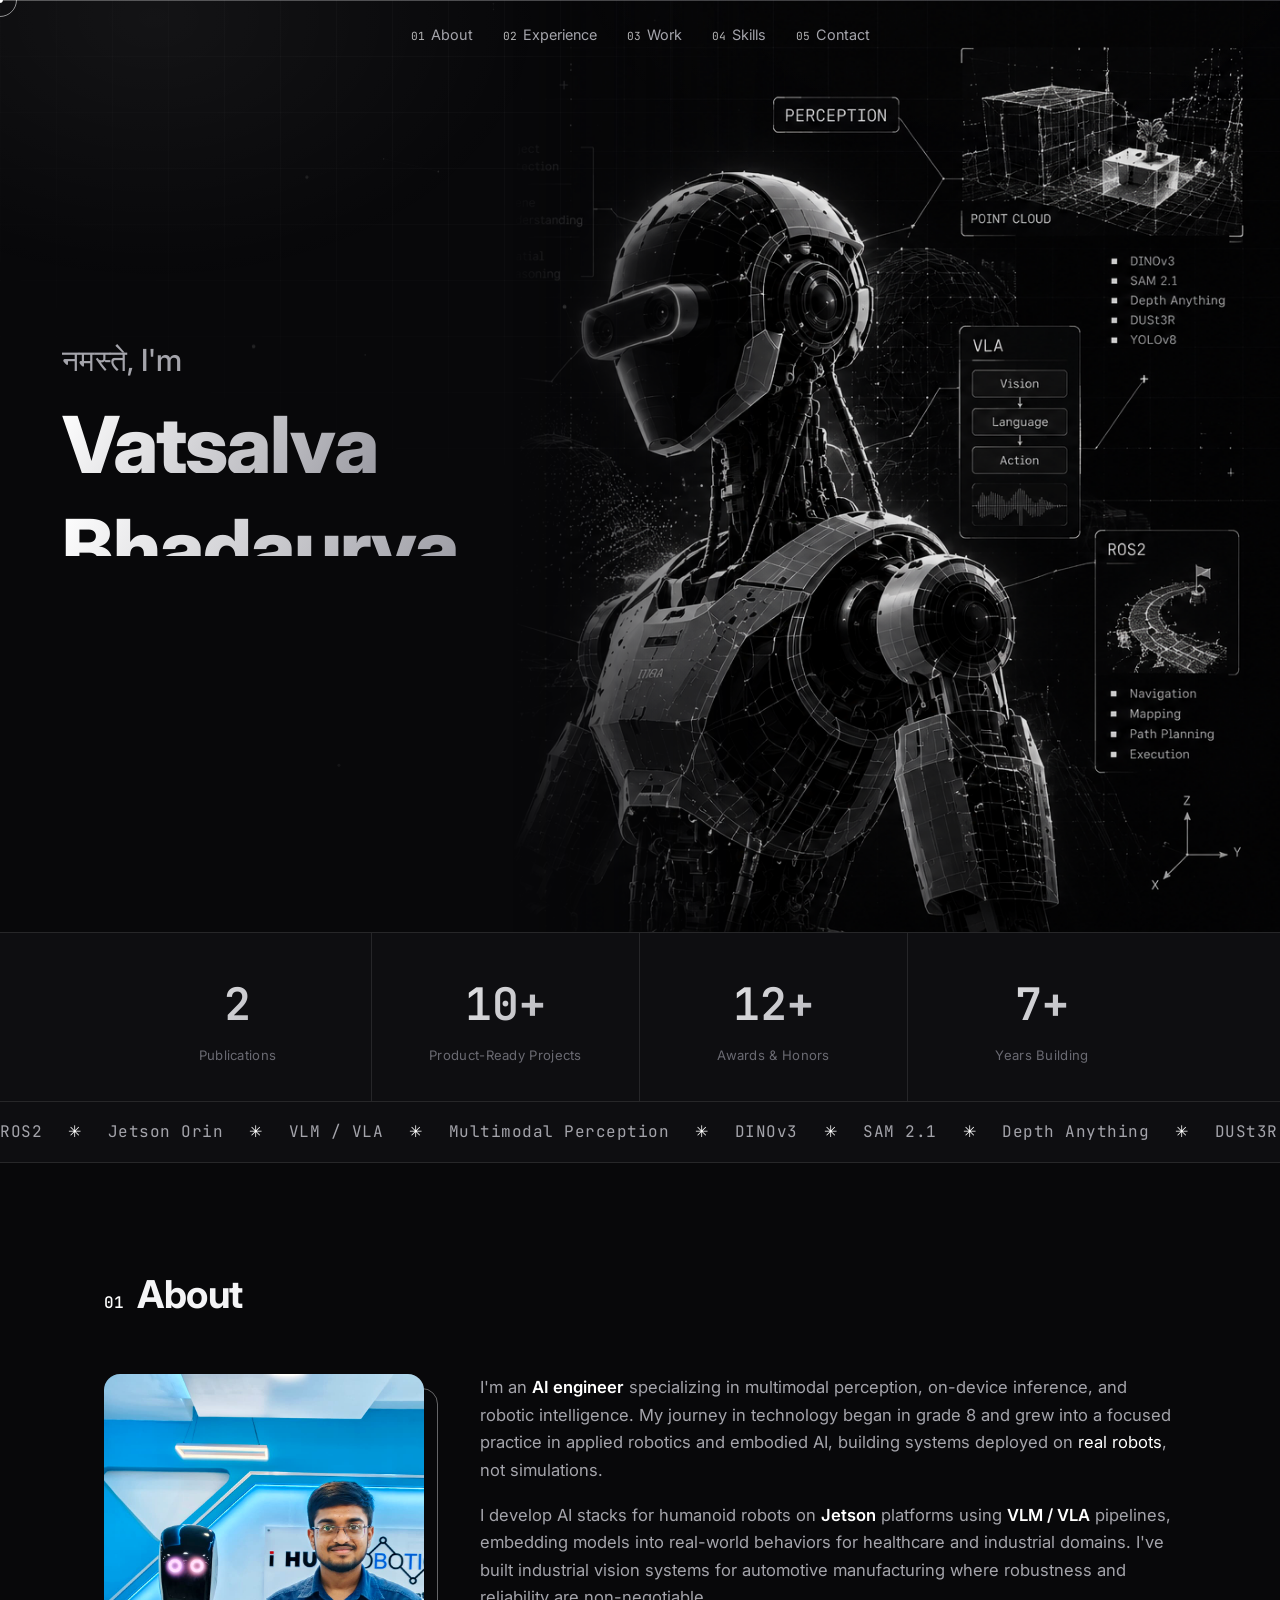
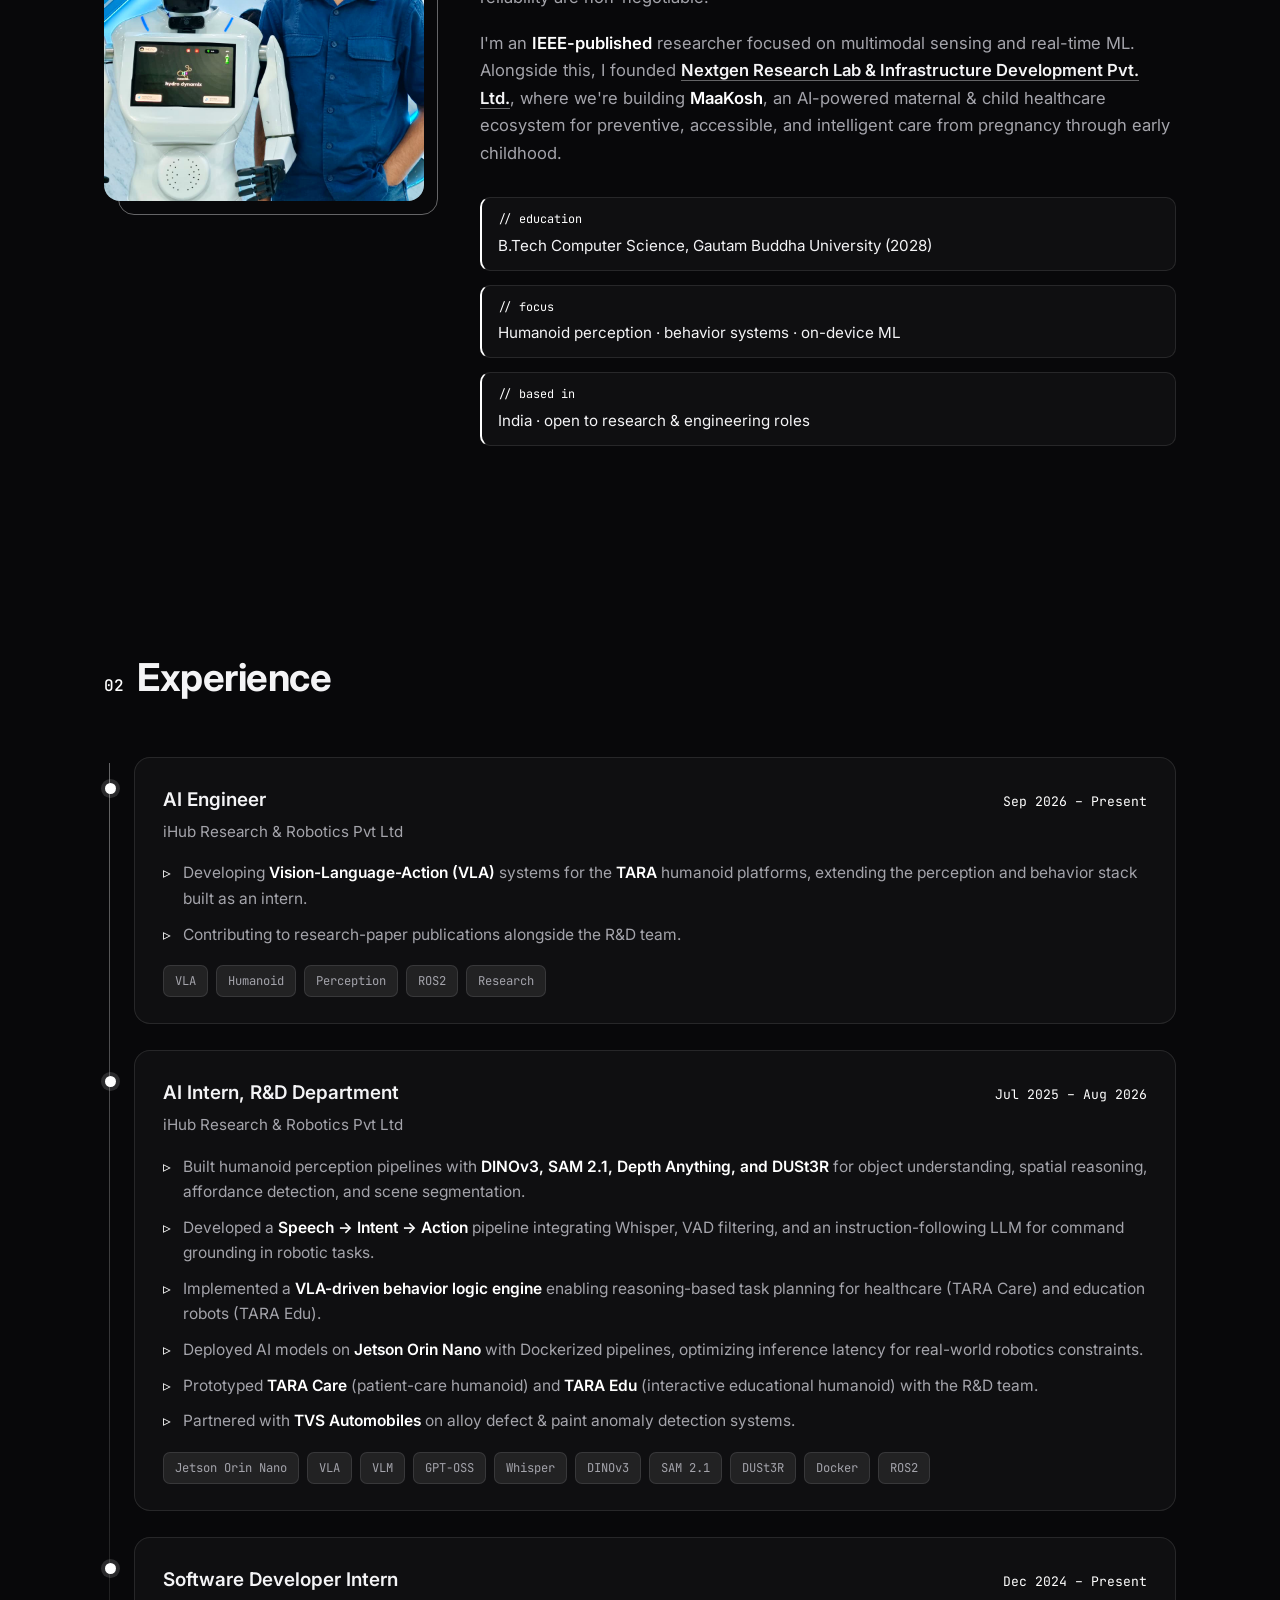
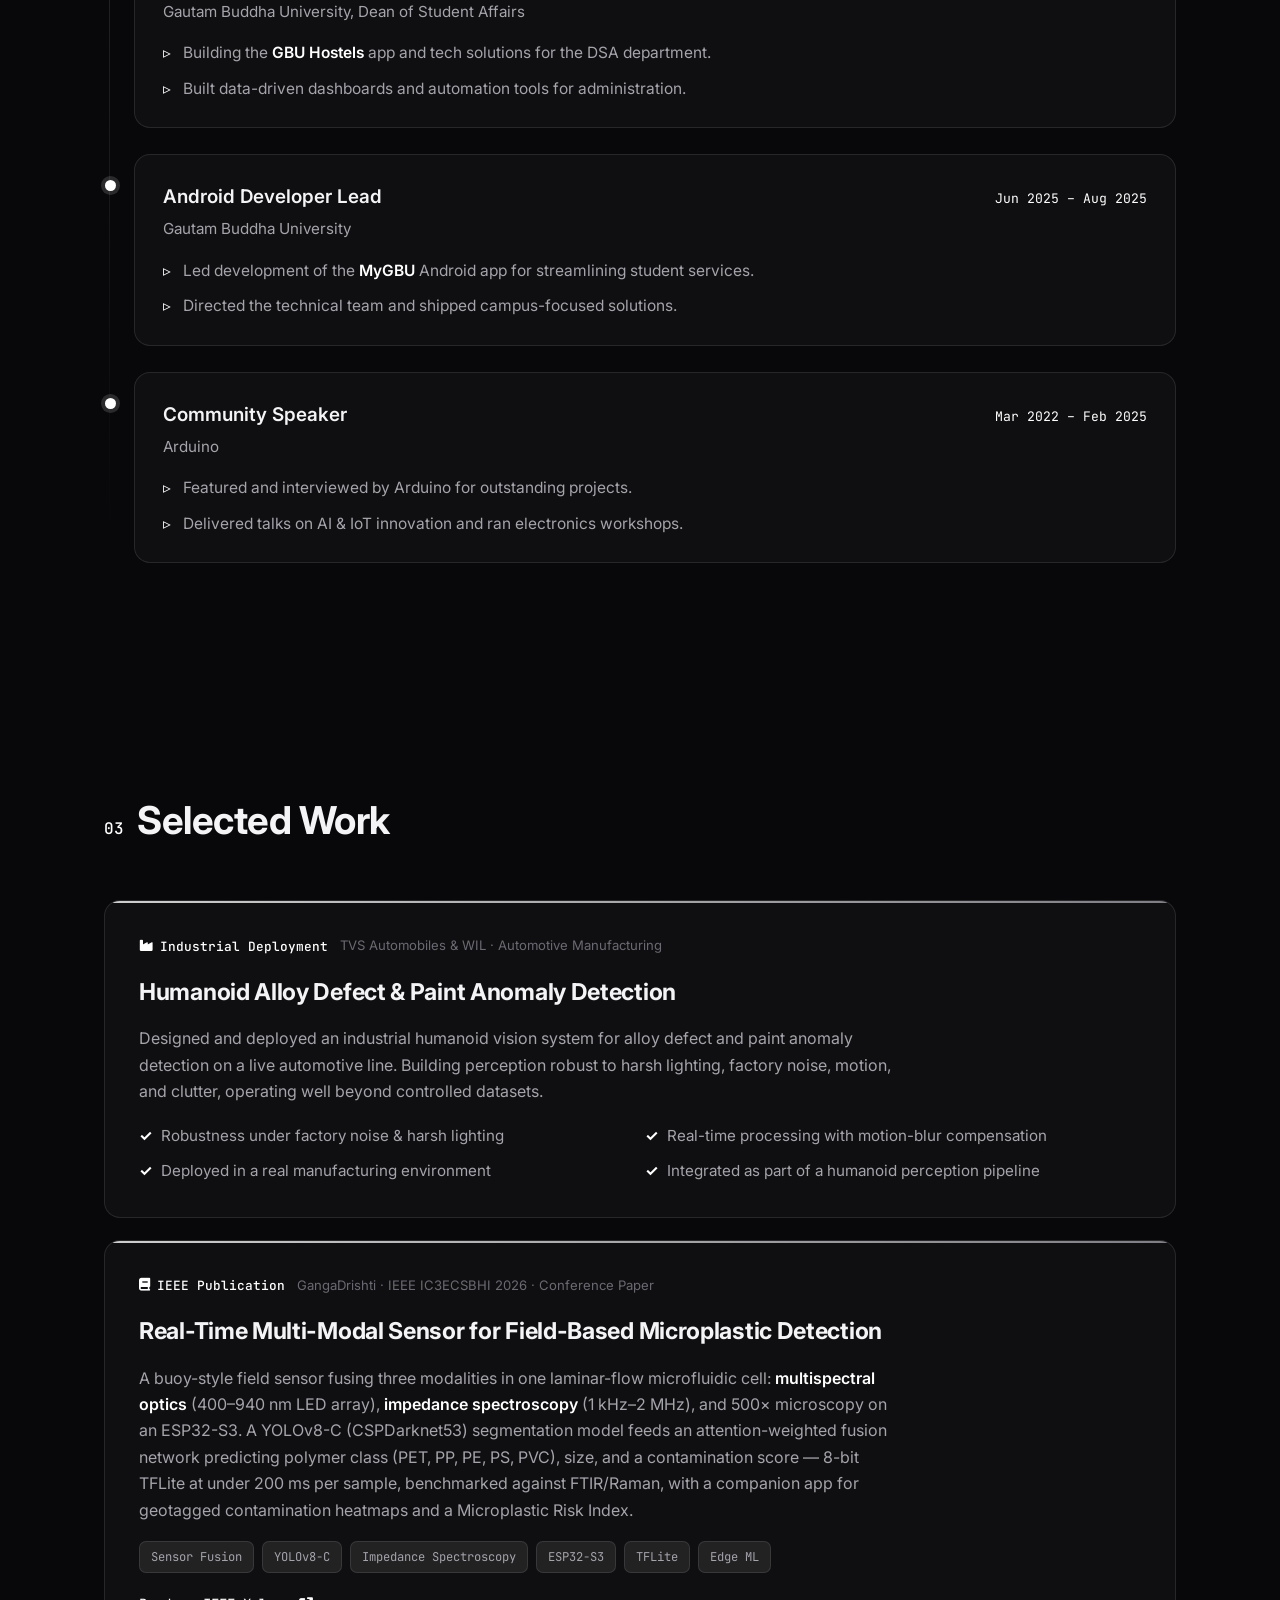
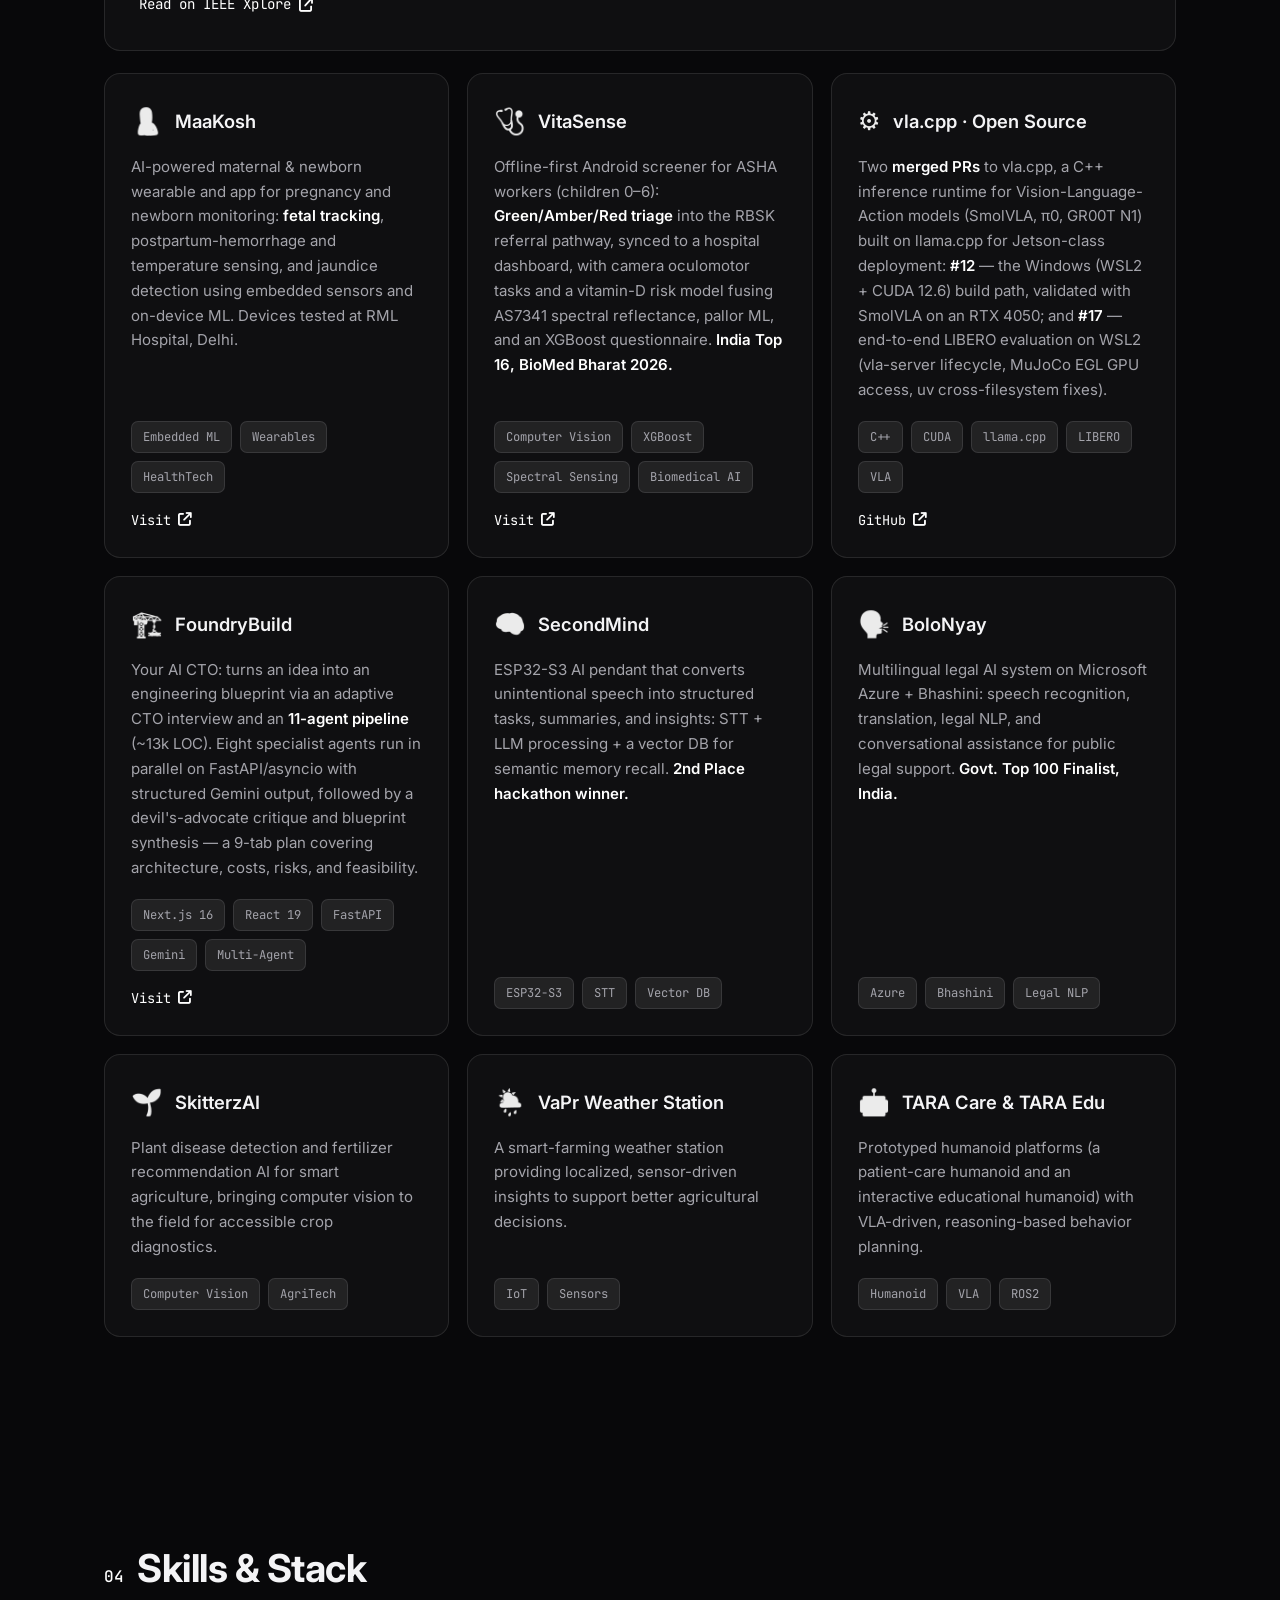
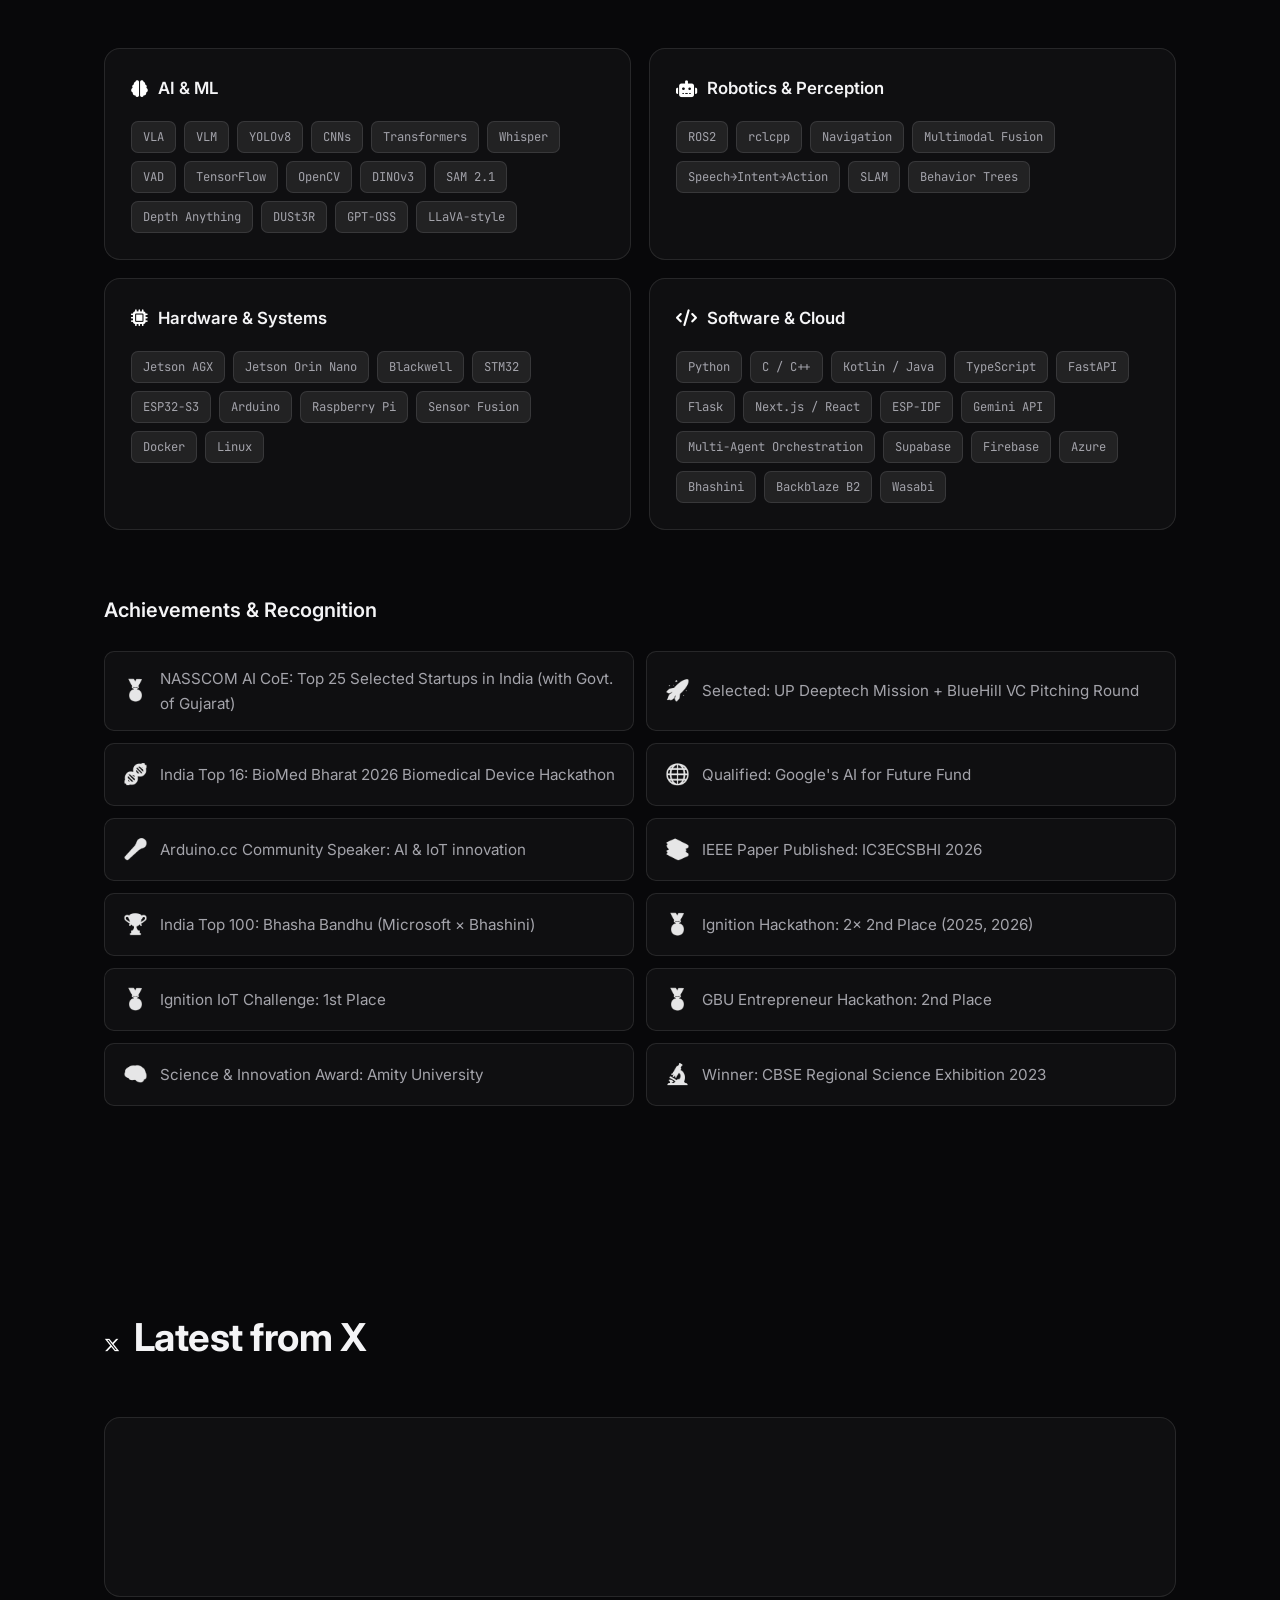
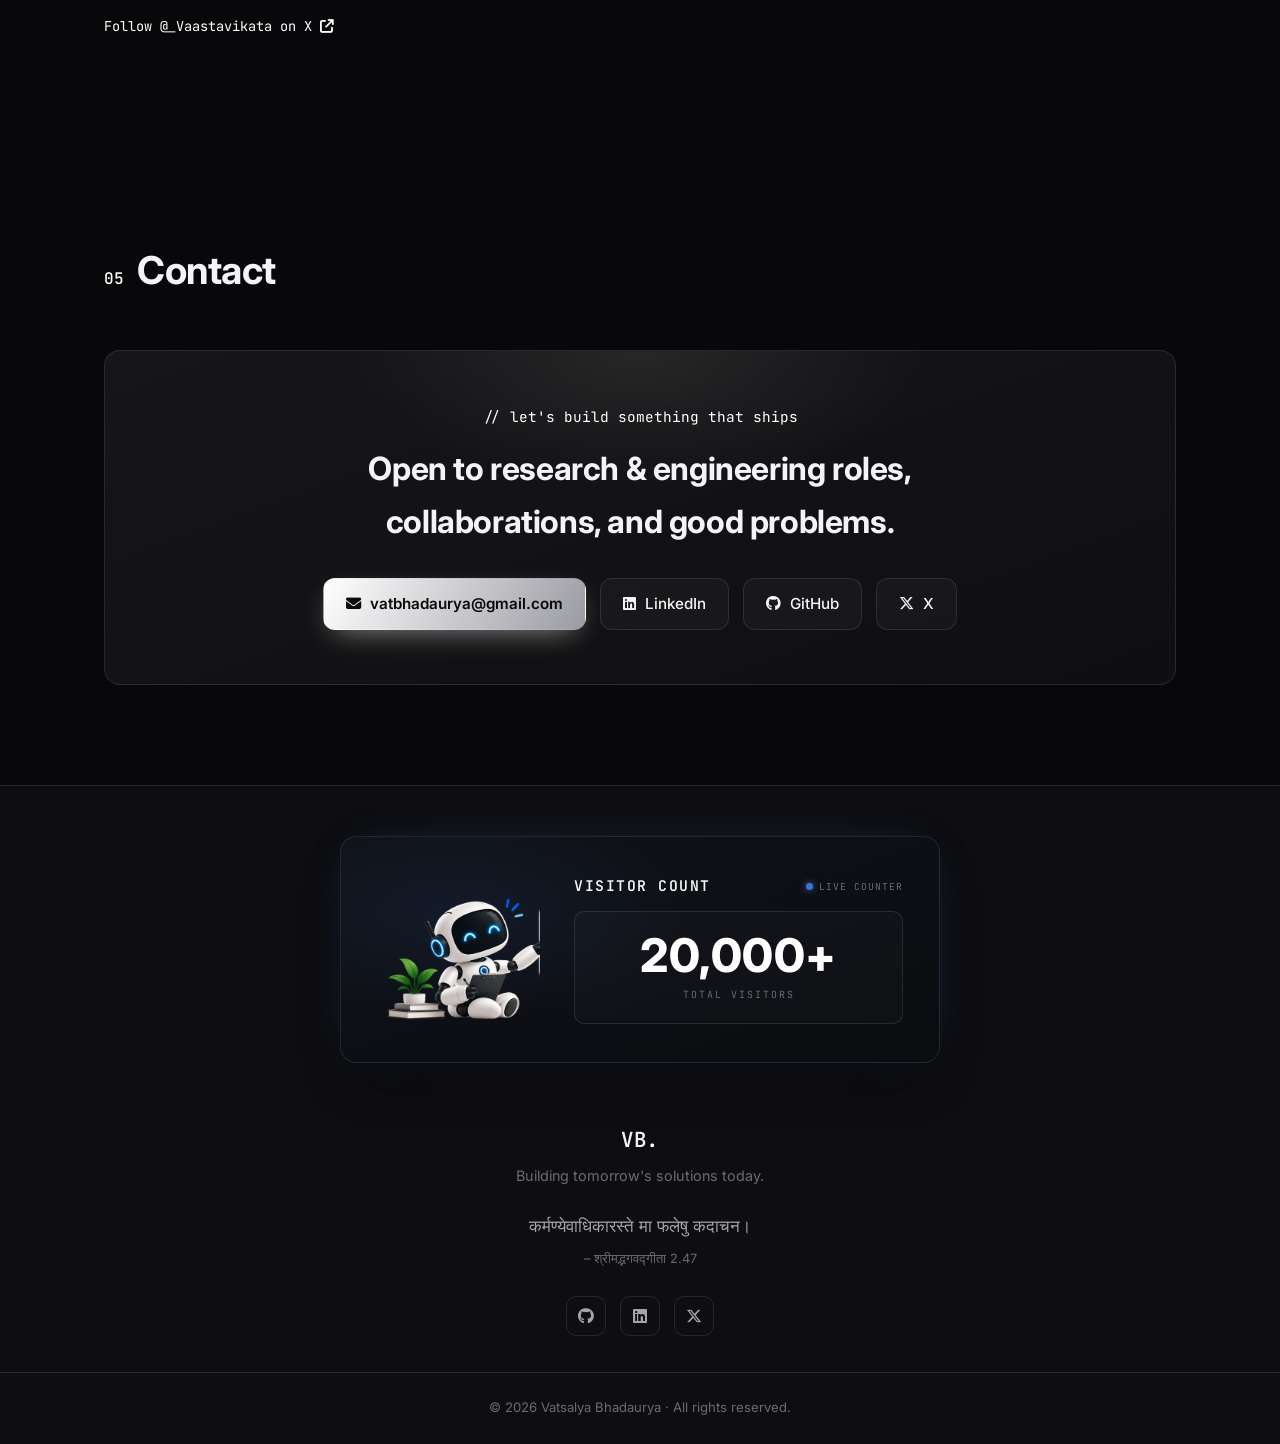
<file: index.html>
<!DOCTYPE html>
<html lang="en">

<head>
    <meta charset="UTF-8">
    <meta name="viewport" content="width=device-width, initial-scale=1.0">
    <title>Vatsalya | AI Engineer</title>
    <meta name="description" content="Vatsalya Bhadaurya is an AI Engineer specializing in humanoid robotics, multimodal perception, and on-device inference. IEEE author. Real-world deployments on NVIDIA Jetson, ROS2, and VLM/VLA pipelines.">
    <meta name="author" content="Vatsalya Bhadaurya">
    <meta name="keywords" content="Vatsalya Bhadaurya, AI Engineer, humanoid robotics engineer, embodied AI, Vision-Language-Action, VLA, VLM, multimodal perception, on-device inference, edge AI, NVIDIA Jetson, ROS2, IEEE author, robotics researcher, India">
    <meta name="robots" content="index, follow, max-image-preview:large, max-snippet:-1, max-video-preview:-1">
    <meta name="theme-color" content="#08080a">
    <link rel="canonical" href="https://vatsalyaaa.me/">
    <link rel="icon" href="data:image/svg+xml,%3Csvg%20xmlns%3D%27http%3A//www.w3.org/2000/svg%27%20viewBox%3D%270%200%2064%2064%27%3E%3Crect%20width%3D%2764%27%20height%3D%2764%27%20rx%3D%2714%27%20fill%3D%27black%27/%3E%3Ctext%20x%3D%2732%27%20y%3D%2745%27%20font-family%3D%27monospace%27%20font-size%3D%2732%27%20font-weight%3D%27bold%27%20fill%3D%27white%27%20text-anchor%3D%27middle%27%3EVB%3C/text%3E%3C/svg%3E">
    <!-- Open Graph / social preview -->
    <meta property="og:type" content="profile">
    <meta property="profile:first_name" content="Vatsalya">
    <meta property="profile:last_name" content="Bhadaurya">
    <meta property="og:site_name" content="Vatsalya Bhadaurya">
    <meta property="og:locale" content="en_US">
    <meta property="og:url" content="https://vatsalyaaa.me/">
    <meta property="og:title" content="Vatsalya Bhadaurya | AI Engineer">
    <meta property="og:description" content="Humanoid robotics AI engineer: multimodal perception, on-device inference, and embodied AI. IEEE author.">
    <meta property="og:image" content="https://vatsalyaaa.me/og-preview.png">
    <meta property="og:image:type" content="image/png">
    <meta property="og:image:width" content="1672">
    <meta property="og:image:height" content="941">
    <meta property="og:image:alt" content="Vatsalya Bhadaurya — AI Engineer, Embodied AI">
    <meta name="twitter:card" content="summary_large_image">
    <meta name="twitter:title" content="Vatsalya Bhadaurya | AI Engineer">
    <meta name="twitter:description" content="Humanoid robotics AI engineer: multimodal perception, on-device inference, and embodied AI. IEEE author.">
    <meta name="twitter:image" content="https://vatsalyaaa.me/og-preview.png">
    <meta name="twitter:image:alt" content="Vatsalya Bhadaurya — AI Engineer, Embodied AI">

    <link rel="stylesheet" href="styles.css">
    <link rel="preconnect" href="https://fonts.googleapis.com">
    <link rel="preconnect" href="https://fonts.gstatic.com" crossorigin>
    <link href="https://fonts.googleapis.com/css2?family=Inter:wght@300;400;500;600;700;800&family=JetBrains+Mono:wght@400;500;600&display=swap" rel="stylesheet">
    <link rel="stylesheet" href="https://cdnjs.cloudflare.com/ajax/libs/font-awesome/6.5.1/css/all.min.css">
    <noscript><style>.preloader{display:none!important}.reveal{opacity:1!important;transform:none!important}</style></noscript>

    <!-- Structured data: identity graph for search engines & AI agents -->
    <script type="application/ld+json">
    {
      "@context": "https://schema.org",
      "@graph": [
        {
          "@type": "Person",
          "@id": "https://vatsalyaaa.me/#vatsalya",
          "name": "Vatsalya Bhadaurya",
          "givenName": "Vatsalya",
          "familyName": "Bhadaurya",
          "url": "https://vatsalyaaa.me/",
          "image": "https://vatsalyaaa.me/dp.jpg",
          "email": "mailto:vatbhadaurya@gmail.com",
          "jobTitle": "AI Engineer",
          "description": "AI Engineer specializing in humanoid robotics, multimodal perception, on-device inference, and embodied AI. IEEE-published researcher building Vision-Language-Action (VLA) systems deployed on real robots.",
          "nationality": "Indian",
          "address": { "@type": "PostalAddress", "addressCountry": "India" },
          "worksFor": [
            { "@type": "Organization", "name": "iHub Research & Robotics Pvt Ltd" },
            { "@type": "Organization", "name": "Nextgen Research Lab & Infrastructure Development Pvt. Ltd.", "url": "https://nextgenrl.com/" }
          ],
          "alumniOf": { "@type": "CollegeOrUniversity", "name": "Gautam Buddha University" },
          "knowsAbout": [
            "Humanoid Robotics",
            "Embodied AI",
            "Vision-Language-Action models",
            "Vision-Language models",
            "Multimodal Perception",
            "Computer Vision",
            "On-device Machine Learning",
            "Edge AI",
            "ROS2",
            "NVIDIA Jetson",
            "Sensor Fusion"
          ],
          "sameAs": [
            "https://github.com/VatsalyaBhadaurya",
            "https://linkedin.com/in/vatsalya-bhadaurya",
            "https://x.com/_Vaastavikata",
            "https://ieeexplore.ieee.org/document/11469066"
          ]
        },
        {
          "@type": "ProfilePage",
          "@id": "https://vatsalyaaa.me/#webpage",
          "url": "https://vatsalyaaa.me/",
          "name": "Vatsalya Bhadaurya | AI Engineer",
          "isPartOf": { "@type": "WebSite", "@id": "https://vatsalyaaa.me/#website" },
          "about": { "@id": "https://vatsalyaaa.me/#vatsalya" },
          "mainEntity": { "@id": "https://vatsalyaaa.me/#vatsalya" },
          "dateModified": "2026-10-19",
          "inLanguage": "en"
        },
        {
          "@type": "WebSite",
          "@id": "https://vatsalyaaa.me/#website",
          "url": "https://vatsalyaaa.me/",
          "name": "Vatsalya Bhadaurya",
          "publisher": { "@id": "https://vatsalyaaa.me/#vatsalya" },
          "inLanguage": "en"
        }
      ]
    }
    </script>
</head>

<body>

    <!-- Preloader -->
    <div class="preloader" id="preloader">
        <div class="preloader-inner">
            <div class="preloader-name">VATSALYA BHADAURYA</div>
            <div class="preloader-role">Humanoid Robotics · AI Engineer · Researcher</div>
        </div>
        <div class="preloader-count"><span id="preCount">0</span><span class="pct">%</span></div>
        <div class="preloader-bar"><span id="preBar"></span></div>
    </div>

    <!-- Static technical backdrop -->
    <div class="bg-grid" aria-hidden="true"></div>
    <div class="bg-glow" aria-hidden="true"></div>

    <!-- Scroll progress -->
    <div class="scroll-progress" aria-hidden="true"><div class="scroll-progress-bar"></div></div>

    <!-- Navigation -->
    <nav class="navbar">
        <div class="container nav-inner">
            <div class="nav-links">
                <a href="#about" class="nav-link"><span class="nav-index">01</span> About</a>
                <a href="#experience" class="nav-link"><span class="nav-index">02</span> Experience</a>
                <a href="#work" class="nav-link"><span class="nav-index">03</span> Work</a>
                <a href="#skills" class="nav-link"><span class="nav-index">04</span> Skills</a>
                <a href="#contact" class="nav-link"><span class="nav-index">05</span> Contact</a>
            </div>
            <button class="mobile-menu-btn" aria-label="Toggle menu"><span></span><span></span><span></span></button>
        </div>
    </nav>

    <!-- Hero -->
    <section id="home" class="hero">
        <canvas class="hero-canvas" id="heroCanvas" aria-hidden="true"></canvas>
        <div class="hero-robot" aria-hidden="true"></div>
        <div class="container hero-inner">
            <div class="status-pill">
                <span class="status-dot"></span>
                AI Engineer @ iHub Research &amp; Robotics
            </div>
            <div class="terminal" aria-hidden="true">
                <div class="terminal-bar"><i></i><i></i><i></i><span class="terminal-file">~/perception.sh</span></div>
                <div class="terminal-body">
                    <span class="term-prompt">$</span>
                    <span class="term-type" id="termType"></span><span class="term-caret">▋</span>
                </div>
            </div>
            <h1 class="hero-title">
                <span class="line"><span class="hero-namaste kin">नमस्ते, I'm</span></span>
                <span class="line"><span class="grad-text kin">Vatsalya</span></span>
                <span class="line"><span class="grad-text kin">Bhadaurya</span></span>
            </h1>
            <p class="hero-desc">
                I build real-world humanoid robotics systems: perception, behavior, and embodied AI
                pipelines deployed on physical robots using <strong>ROS2</strong>, <strong>Jetson</strong>,
                and <strong>VLM / VLA</strong> reasoning. My focus is robots that work in the real world,
                not simulations.
            </p>
            <div class="hero-actions">
                <a href="https://drive.google.com/file/d/1DRZBNt-A83432iyr6hvISYwkAzrjrHEI/view" class="btn btn-primary" target="_blank" rel="noopener noreferrer">
                    <i aria-hidden="true" class="fas fa-download"></i> Download Résumé
                </a>
                <a href="#work" class="btn btn-ghost">View Work <i aria-hidden="true" class="fas fa-arrow-right"></i></a>
            </div>
            <div class="hero-socials">
                <a href="https://github.com/VatsalyaBhadaurya" class="social-link" aria-label="GitHub" title="GitHub" target="_blank" rel="noopener noreferrer"><i aria-hidden="true" class="fab fa-github"></i></a>
                <a href="https://linkedin.com/in/vatsalya-bhadaurya" class="social-link" aria-label="LinkedIn" title="LinkedIn" target="_blank" rel="noopener noreferrer"><i aria-hidden="true" class="fab fa-linkedin"></i></a>
                <a href="https://x.com/_Vaastavikata" class="social-link" aria-label="X (Twitter)" title="X (Twitter)" target="_blank" rel="noopener noreferrer"><i aria-hidden="true" class="fab fa-x-twitter"></i></a>
                <a href="mailto:vatbhadaurya@gmail.com" class="social-link" aria-label="Email" title="Email"><i aria-hidden="true" class="fas fa-envelope"></i></a>
            </div>
        </div>
    </section>

    <!-- Stats band -->
    <section class="stats-band">
        <div class="container stats-grid">
            <div class="stat"><span class="stat-num" data-count="2">0</span><span class="stat-label">Publications</span></div>
            <div class="stat"><span class="stat-num" data-count="10" data-plus="true">0</span><span class="stat-label">Product-Ready Projects</span></div>
            <div class="stat"><span class="stat-num" data-count="12" data-plus="true">0</span><span class="stat-label">Awards &amp; Honors</span></div>
            <div class="stat"><span class="stat-num" data-count="7" data-plus="true">0</span><span class="stat-label">Years Building</span></div>
        </div>
    </section>

    <!-- Marquee -->
    <div class="marquee" aria-hidden="true">
        <div class="marquee-track">
            <span>ROS2</span><span class="dot">✳</span><span>Jetson Orin</span><span class="dot">✳</span><span>VLM / VLA</span><span class="dot">✳</span><span>Multimodal Perception</span><span class="dot">✳</span><span>DINOv3</span><span class="dot">✳</span><span>SAM 2.1</span><span class="dot">✳</span><span>Depth Anything</span><span class="dot">✳</span><span>DUSt3R</span><span class="dot">✳</span><span>Embodied AI</span><span class="dot">✳</span>
            <span>ROS2</span><span class="dot">✳</span><span>Jetson Orin</span><span class="dot">✳</span><span>VLM / VLA</span><span class="dot">✳</span><span>Multimodal Perception</span><span class="dot">✳</span><span>DINOv3</span><span class="dot">✳</span><span>SAM 2.1</span><span class="dot">✳</span><span>Depth Anything</span><span class="dot">✳</span><span>DUSt3R</span><span class="dot">✳</span><span>Embodied AI</span><span class="dot">✳</span>
        </div>
    </div>

    <!-- About -->
    <section id="about" class="section reveal">
        <div class="container">
            <h2 class="section-title"><span class="section-index">01</span> About</h2>
            <div class="about-grid">
                <div class="about-photo">
                    <img src="dp.jpg" alt="Vatsalya Bhadaurya with a humanoid robot" loading="lazy">
                    <div class="about-photo-frame" aria-hidden="true"></div>
                </div>
                <div class="about-body">
                    <p>
                        I'm an <strong>AI engineer</strong> specializing in multimodal perception, on-device
                        inference, and robotic intelligence. My journey in technology began in grade 8 and grew
                        into a focused practice in applied robotics and embodied AI, building systems deployed
                        on <em>real robots</em>, not simulations.
                    </p>
                    <p>
                        I develop AI stacks for humanoid robots on <strong>Jetson</strong> platforms using
                        <strong>VLM / VLA</strong> pipelines, embedding models into real-world behaviors for
                        healthcare and industrial domains. I've built industrial vision systems for automotive
                        manufacturing where robustness and reliability are non-negotiable.
                    </p>
                    <p>
                        I'm an <strong>IEEE-published</strong> researcher focused on multimodal sensing and
                        real-time ML. Alongside this, I founded <a href="https://nextgenrl.com/" target="_blank" rel="noopener noreferrer">Nextgen Research Lab &amp; Infrastructure Development Pvt. Ltd.</a>,
                        where we're building <strong>MaaKosh</strong>, an AI-powered maternal &amp; child healthcare
                        ecosystem for preventive, accessible, and intelligent care from pregnancy through early childhood.
                    </p>
                    <div class="about-meta">
                        <div class="about-meta-item">
                            <span class="meta-key">// education</span>
                            B.Tech Computer Science, Gautam Buddha University (2028)
                        </div>
                        <div class="about-meta-item">
                            <span class="meta-key">// focus</span>
                            Humanoid perception · behavior systems · on-device ML
                        </div>
                        <div class="about-meta-item">
                            <span class="meta-key">// based in</span>
                            India · open to research &amp; engineering roles
                        </div>
                    </div>
                </div>
            </div>
        </div>
    </section>

    <!-- Experience -->
    <section id="experience" class="section reveal">
        <div class="container">
            <h2 class="section-title"><span class="section-index">02</span> Experience</h2>
            <div class="timeline">

                <div class="tl-item">
                    <div class="tl-marker"></div>
                    <div class="tl-card">
                        <div class="tl-head">
                            <h3 class="tl-role">AI Engineer</h3>
                            <span class="tl-date">Sep 2026 – Present</span>
                        </div>
                        <div class="tl-org">iHub Research &amp; Robotics Pvt Ltd</div>
                        <ul class="tl-points">
                            <li>Developing <strong>Vision-Language-Action (VLA)</strong> systems for the <strong>TARA</strong> humanoid platforms, extending the perception and behavior stack built as an intern.</li>
                            <li>Contributing to research-paper publications alongside the R&amp;D team.</li>
                        </ul>
                        <div class="tag-row">
                            <span class="tag">VLA</span><span class="tag">Humanoid</span><span class="tag">Perception</span>
                            <span class="tag">ROS2</span><span class="tag">Research</span>
                        </div>
                    </div>
                </div>

                <div class="tl-item">
                    <div class="tl-marker"></div>
                    <div class="tl-card">
                        <div class="tl-head">
                            <h3 class="tl-role">AI Intern, R&amp;D Department</h3>
                            <span class="tl-date">Jul 2025 – Aug 2026</span>
                        </div>
                        <div class="tl-org">iHub Research &amp; Robotics Pvt Ltd</div>
                        <ul class="tl-points">
                            <li>Built humanoid perception pipelines with <strong>DINOv3, SAM 2.1, Depth Anything, and DUSt3R</strong> for object understanding, spatial reasoning, affordance detection, and scene segmentation.</li>
                            <li>Developed a <strong>Speech → Intent → Action</strong> pipeline integrating Whisper, VAD filtering, and an instruction-following LLM for command grounding in robotic tasks.</li>
                            <li>Implemented a <strong>VLA-driven behavior logic engine</strong> enabling reasoning-based task planning for healthcare (TARA Care) and education robots (TARA Edu).</li>
                            <li>Deployed AI models on <strong>Jetson Orin Nano</strong> with Dockerized pipelines, optimizing inference latency for real-world robotics constraints.</li>
                            <li>Prototyped <strong>TARA Care</strong> (patient-care humanoid) and <strong>TARA Edu</strong> (interactive educational humanoid) with the R&amp;D team.</li>
                            <li>Partnered with <strong>TVS Automobiles</strong> on alloy defect &amp; paint anomaly detection systems.</li>
                        </ul>
                        <div class="tag-row">
                            <span class="tag">Jetson Orin Nano</span><span class="tag">VLA</span><span class="tag">VLM</span>
                            <span class="tag">GPT-OSS</span><span class="tag">Whisper</span><span class="tag">DINOv3</span>
                            <span class="tag">SAM 2.1</span><span class="tag">DUSt3R</span><span class="tag">Docker</span><span class="tag">ROS2</span>
                        </div>
                    </div>
                </div>

                <div class="tl-item">
                    <div class="tl-marker"></div>
                    <div class="tl-card">
                        <div class="tl-head">
                            <h3 class="tl-role">Software Developer Intern</h3>
                            <span class="tl-date">Dec 2024 – Present</span>
                        </div>
                        <div class="tl-org">Gautam Buddha University, Dean of Student Affairs</div>
                        <ul class="tl-points">
                            <li>Building the <strong>GBU Hostels</strong> app and tech solutions for the DSA department.</li>
                            <li>Built data-driven dashboards and automation tools for administration.</li>
                        </ul>
                    </div>
                </div>

                <div class="tl-item">
                    <div class="tl-marker"></div>
                    <div class="tl-card">
                        <div class="tl-head">
                            <h3 class="tl-role">Android Developer Lead</h3>
                            <span class="tl-date">Jun 2025 – Aug 2025</span>
                        </div>
                        <div class="tl-org">Gautam Buddha University</div>
                        <ul class="tl-points">
                            <li>Led development of the <strong>MyGBU</strong> Android app for streamlining student services.</li>
                            <li>Directed the technical team and shipped campus-focused solutions.</li>
                        </ul>
                    </div>
                </div>

                <div class="tl-item">
                    <div class="tl-marker"></div>
                    <div class="tl-card">
                        <div class="tl-head">
                            <h3 class="tl-role">Community Speaker</h3>
                            <span class="tl-date">Mar 2022 – Feb 2025</span>
                        </div>
                        <div class="tl-org">Arduino</div>
                        <ul class="tl-points">
                            <li>Featured and interviewed by Arduino for outstanding projects.</li>
                            <li>Delivered talks on AI &amp; IoT innovation and ran electronics workshops.</li>
                        </ul>
                    </div>
                </div>

            </div>
        </div>
    </section>

    <!-- Work: Industrial + Research + Projects -->
    <section id="work" class="section reveal">
        <div class="container">
            <h2 class="section-title"><span class="section-index">03</span> Selected Work</h2>

            <!-- Featured: Industrial -->
            <article class="feature-card">
                <div class="feature-tag-line">
                    <span class="feature-badge"><i aria-hidden="true" class="fas fa-industry"></i> Industrial Deployment</span>
                    <span class="feature-meta">TVS Automobiles &amp; WIL · Automotive Manufacturing</span>
                </div>
                <h3 class="feature-title">Humanoid Alloy Defect &amp; Paint Anomaly Detection</h3>
                <p class="feature-desc">
                    Designed and deployed an industrial humanoid vision system for alloy defect and paint
                    anomaly detection on a live automotive line. Building perception robust to harsh lighting,
                    factory noise, motion, and clutter, operating well beyond controlled datasets.
                </p>
                <ul class="feature-list">
                    <li>Robustness under factory noise &amp; harsh lighting</li>
                    <li>Real-time processing with motion-blur compensation</li>
                    <li>Deployed in a real manufacturing environment</li>
                    <li>Integrated as part of a humanoid perception pipeline</li>
                </ul>
            </article>

            <!-- Featured: Research -->
            <article class="feature-card">
                <div class="feature-tag-line">
                    <span class="feature-badge"><i aria-hidden="true" class="fas fa-book"></i> IEEE Publication</span>
                    <span class="feature-meta">GangaDrishti · IEEE IC3ECSBHI 2026 · Conference Paper</span>
                </div>
                <h3 class="feature-title">Real-Time Multi-Modal Sensor for Field-Based Microplastic Detection</h3>
                <p class="feature-desc">
                    A buoy-style field sensor fusing three modalities in one laminar-flow microfluidic cell:
                    <strong>multispectral optics</strong> (400–940 nm LED array), <strong>impedance spectroscopy</strong>
                    (1 kHz–2 MHz), and 500× microscopy on an ESP32-S3. A YOLOv8-C (CSPDarknet53) segmentation model
                    feeds an attention-weighted fusion network predicting polymer class (PET, PP, PE, PS, PVC), size,
                    and a contamination score — 8-bit TFLite at under 200 ms per sample, benchmarked against FTIR/Raman,
                    with a companion app for geotagged contamination heatmaps and a Microplastic Risk Index.
                </p>
                <div class="tag-row">
                    <span class="tag">Sensor Fusion</span><span class="tag">YOLOv8-C</span><span class="tag">Impedance Spectroscopy</span><span class="tag">ESP32-S3</span><span class="tag">TFLite</span><span class="tag">Edge ML</span>
                </div>
                <a href="https://ieeexplore.ieee.org/document/11469066" class="feature-link" target="_blank" rel="noopener noreferrer">
                    Read on IEEE Xplore <i aria-hidden="true" class="fas fa-arrow-up-right-from-square"></i>
                </a>
            </article>

            <!-- Project grid -->
            <div class="project-grid">
                <article class="project-card">
                    <div class="project-top"><span class="project-emoji">🤱</span><h3>MaaKosh</h3></div>
                    <p>AI-powered maternal &amp; newborn wearable and app for pregnancy and newborn monitoring: <strong>fetal tracking</strong>, postpartum-hemorrhage and temperature sensing, and jaundice detection using embedded sensors and on-device ML. Devices tested at RML Hospital, Delhi.</p>
                    <div class="tag-row"><span class="tag">Embedded ML</span><span class="tag">Wearables</span><span class="tag">HealthTech</span></div>
                    <a href="https://nextgenrl.com/" class="project-link" target="_blank" rel="noopener noreferrer">Visit <i aria-hidden="true" class="fas fa-arrow-up-right-from-square"></i></a>
                </article>

                <article class="project-card">
                    <div class="project-top"><span class="project-emoji">🩺</span><h3>VitaSense</h3></div>
                    <p>Offline-first Android screener for ASHA workers (children 0–6): <strong>Green/Amber/Red triage</strong> into the RBSK referral pathway, synced to a hospital dashboard, with camera oculomotor tasks and a vitamin-D risk model fusing AS7341 spectral reflectance, pallor ML, and an XGBoost questionnaire. <strong>India Top 16, BioMed Bharat 2026.</strong></p>
                    <div class="tag-row"><span class="tag">Computer Vision</span><span class="tag">XGBoost</span><span class="tag">Spectral Sensing</span><span class="tag">Biomedical AI</span></div>
                    <a href="https://vitasense.nextgenrl.com/" class="project-link" target="_blank" rel="noopener noreferrer">Visit <i aria-hidden="true" class="fas fa-arrow-up-right-from-square"></i></a>
                </article>

                <article class="project-card">
                    <div class="project-top"><span class="project-emoji">⚙️</span><h3>vla.cpp · Open Source</h3></div>
                    <p>Two <strong>merged PRs</strong> to vla.cpp, a C++ inference runtime for Vision-Language-Action models (SmolVLA, π0, GR00T N1) built on llama.cpp for Jetson-class deployment: <strong>#12</strong> — the Windows (WSL2 + CUDA 12.6) build path, validated with SmolVLA on an RTX 4050; and <strong>#17</strong> — end-to-end LIBERO evaluation on WSL2 (vla-server lifecycle, MuJoCo EGL GPU access, uv cross-filesystem fixes).</p>
                    <div class="tag-row"><span class="tag">C++</span><span class="tag">CUDA</span><span class="tag">llama.cpp</span><span class="tag">LIBERO</span><span class="tag">VLA</span></div>
                    <a href="https://github.com/VinRobotics/vla.cpp" class="project-link" target="_blank" rel="noopener noreferrer">GitHub <i aria-hidden="true" class="fas fa-arrow-up-right-from-square"></i></a>
                </article>

                <article class="project-card">
                    <div class="project-top"><span class="project-emoji">🏗️</span><h3>FoundryBuild</h3></div>
                    <p>Your AI CTO: turns an idea into an engineering blueprint via an adaptive CTO interview and an <strong>11-agent pipeline</strong> (~13k LOC). Eight specialist agents run in parallel on FastAPI/asyncio with structured Gemini output, followed by a devil's-advocate critique and blueprint synthesis — a 9-tab plan covering architecture, costs, risks, and feasibility.</p>
                    <div class="tag-row"><span class="tag">Next.js 16</span><span class="tag">React 19</span><span class="tag">FastAPI</span><span class="tag">Gemini</span><span class="tag">Multi-Agent</span></div>
                    <a href="https://foundrybuild.xyz" class="project-link" target="_blank" rel="noopener noreferrer">Visit <i aria-hidden="true" class="fas fa-arrow-up-right-from-square"></i></a>
                </article>

                <article class="project-card">
                    <div class="project-top"><span class="project-emoji">🧠</span><h3>SecondMind</h3></div>
                    <p>ESP32-S3 AI pendant that converts unintentional speech into structured tasks, summaries, and insights: STT + LLM processing + a vector DB for semantic memory recall. <strong>2nd Place hackathon winner.</strong></p>
                    <div class="tag-row"><span class="tag">ESP32-S3</span><span class="tag">STT</span><span class="tag">Vector DB</span></div>
                </article>

                <article class="project-card">
                    <div class="project-top"><span class="project-emoji">🗣️</span><h3>BoloNyay</h3></div>
                    <p>Multilingual legal AI system on Microsoft Azure + Bhashini: speech recognition, translation, legal NLP, and conversational assistance for public legal support. <strong>Govt. Top 100 Finalist, India.</strong></p>
                    <div class="tag-row"><span class="tag">Azure</span><span class="tag">Bhashini</span><span class="tag">Legal NLP</span></div>
                </article>

                <article class="project-card">
                    <div class="project-top"><span class="project-emoji">🌱</span><h3>SkitterzAI</h3></div>
                    <p>Plant disease detection and fertilizer recommendation AI for smart agriculture, bringing computer vision to the field for accessible crop diagnostics.</p>
                    <div class="tag-row"><span class="tag">Computer Vision</span><span class="tag">AgriTech</span></div>
                </article>

                <article class="project-card">
                    <div class="project-top"><span class="project-emoji">🌦️</span><h3>VaPr Weather Station</h3></div>
                    <p>A smart-farming weather station providing localized, sensor-driven insights to support better agricultural decisions.</p>
                    <div class="tag-row"><span class="tag">IoT</span><span class="tag">Sensors</span></div>
                </article>

                <article class="project-card">
                    <div class="project-top"><span class="project-emoji">🤖</span><h3>TARA Care &amp; TARA Edu</h3></div>
                    <p>Prototyped humanoid platforms (a patient-care humanoid and an interactive educational humanoid) with VLA-driven, reasoning-based behavior planning.</p>
                    <div class="tag-row"><span class="tag">Humanoid</span><span class="tag">VLA</span><span class="tag">ROS2</span></div>
                </article>
            </div>
        </div>
    </section>

    <!-- Skills -->
    <section id="skills" class="section reveal">
        <div class="container">
            <h2 class="section-title"><span class="section-index">04</span> Skills &amp; Stack</h2>
            <div class="skills-grid">
                <div class="skill-group">
                    <h3 class="skill-cat"><i aria-hidden="true" class="fas fa-brain"></i> AI &amp; ML</h3>
                    <div class="tag-row">
                        <span class="tag">VLA</span><span class="tag">VLM</span><span class="tag">YOLOv8</span>
                        <span class="tag">CNNs</span><span class="tag">Transformers</span><span class="tag">Whisper</span>
                        <span class="tag">VAD</span><span class="tag">TensorFlow</span><span class="tag">OpenCV</span>
                        <span class="tag">DINOv3</span><span class="tag">SAM 2.1</span><span class="tag">Depth Anything</span>
                        <span class="tag">DUSt3R</span><span class="tag">GPT-OSS</span><span class="tag">LLaVA-style</span>
                    </div>
                </div>
                <div class="skill-group">
                    <h3 class="skill-cat"><i aria-hidden="true" class="fas fa-robot"></i> Robotics &amp; Perception</h3>
                    <div class="tag-row">
                        <span class="tag">ROS2</span><span class="tag">rclcpp</span><span class="tag">Navigation</span>
                        <span class="tag">Multimodal Fusion</span><span class="tag">Speech→Intent→Action</span>
                        <span class="tag">SLAM</span><span class="tag">Behavior Trees</span>
                    </div>
                </div>
                <div class="skill-group">
                    <h3 class="skill-cat"><i aria-hidden="true" class="fas fa-microchip"></i> Hardware &amp; Systems</h3>
                    <div class="tag-row">
                        <span class="tag">Jetson AGX</span><span class="tag">Jetson Orin Nano</span><span class="tag">Blackwell</span>
                        <span class="tag">STM32</span><span class="tag">ESP32-S3</span><span class="tag">Arduino</span>
                        <span class="tag">Raspberry Pi</span><span class="tag">Sensor Fusion</span><span class="tag">Docker</span><span class="tag">Linux</span>
                    </div>
                </div>
                <div class="skill-group">
                    <h3 class="skill-cat"><i aria-hidden="true" class="fas fa-code"></i> Software &amp; Cloud</h3>
                    <div class="tag-row">
                        <span class="tag">Python</span><span class="tag">C / C++</span><span class="tag">Kotlin / Java</span>
                        <span class="tag">TypeScript</span><span class="tag">FastAPI</span><span class="tag">Flask</span>
                        <span class="tag">Next.js / React</span><span class="tag">ESP-IDF</span><span class="tag">Gemini API</span>
                        <span class="tag">Multi-Agent Orchestration</span><span class="tag">Supabase</span><span class="tag">Firebase</span>
                        <span class="tag">Azure</span><span class="tag">Bhashini</span><span class="tag">Backblaze B2</span><span class="tag">Wasabi</span>
                    </div>
                </div>
            </div>

            <h3 class="subsection-title">Achievements &amp; Recognition</h3>
            <div class="achieve-grid">
                <div class="achieve-box"><span>🏅</span> NASSCOM AI CoE: Top 25 Selected Startups in India (with Govt. of Gujarat)</div>
                <div class="achieve-box"><span>🚀</span> Selected: UP Deeptech Mission + BlueHill VC Pitching Round</div>
                <div class="achieve-box"><span>🧬</span> India Top 16: BioMed Bharat 2026 Biomedical Device Hackathon</div>
                <div class="achieve-box"><span>🌐</span> Qualified: Google's AI for Future Fund</div>
                <div class="achieve-box"><span>🎤</span> Arduino.cc Community Speaker: AI &amp; IoT innovation</div>
                <div class="achieve-box"><span>📚</span> IEEE Paper Published: IC3ECSBHI 2026</div>
                <div class="achieve-box"><span>🏆</span> India Top 100: Bhasha Bandhu (Microsoft × Bhashini)</div>
                <div class="achieve-box"><span>🥈</span> Ignition Hackathon: 2× 2nd Place (2025, 2026)</div>
                <div class="achieve-box"><span>🥇</span> Ignition IoT Challenge: 1st Place</div>
                <div class="achieve-box"><span>🥈</span> GBU Entrepreneur Hackathon: 2nd Place</div>
                <div class="achieve-box"><span>🧠</span> Science &amp; Innovation Award: Amity University</div>
                <div class="achieve-box"><span>🔬</span> Winner: CBSE Regional Science Exhibition 2023</div>
            </div>
        </div>
    </section>

    <!-- Latest from X -->
    <section id="x-feed" class="section reveal">
        <div class="container">
            <h2 class="section-title"><span class="section-index"><i aria-hidden="true" class="fab fa-x-twitter"></i></span> Latest from X</h2>
            <div class="x-feed-wrap">
                <rssapp-carousel id="miD5EeEjrXbD2ifB"></rssapp-carousel>
            </div>
            <a class="x-feed-link" href="https://x.com/_Vaastavikata" target="_blank" rel="noopener noreferrer">Follow @_Vaastavikata on X <i aria-hidden="true" class="fas fa-arrow-up-right-from-square"></i></a>
        </div>
    </section>

    <!-- Contact -->
    <section id="contact" class="section reveal">
        <div class="container">
            <h2 class="section-title"><span class="section-index">05</span> Contact</h2>
            <div class="contact-card">
                <p class="contact-kicker">// let's build something that ships</p>
                <h3 class="contact-head">Open to research &amp; engineering roles, collaborations, and good problems.</h3>
                <div class="contact-actions">
                    <a href="mailto:vatbhadaurya@gmail.com" class="btn btn-primary"><i aria-hidden="true" class="fas fa-envelope"></i> vatbhadaurya@gmail.com</a>
                    <a href="https://linkedin.com/in/vatsalya-bhadaurya" class="btn btn-ghost" target="_blank" rel="noopener noreferrer"><i aria-hidden="true" class="fab fa-linkedin"></i> LinkedIn</a>
                    <a href="https://github.com/VatsalyaBhadaurya" class="btn btn-ghost" target="_blank" rel="noopener noreferrer"><i aria-hidden="true" class="fab fa-github"></i> GitHub</a>
                    <a href="https://x.com/_Vaastavikata" class="btn btn-ghost" target="_blank" rel="noopener noreferrer"><i aria-hidden="true" class="fab fa-x-twitter"></i> X</a>
                </div>
            </div>
        </div>
    </section>

    <!-- Footer -->
    <footer class="footer">
        <div class="container">
            <div class="vcard">
                <div class="vcard-robot" role="img" aria-label="Friendly robot pointing to the visitor counter"></div>
                <div class="vcard-panel">
                    <div class="vcard-head">
                        <span class="vcard-title">VISITOR COUNT</span>
                        <span class="vcard-live"><span class="vcard-dot" aria-hidden="true"></span> LIVE COUNTER</span>
                    </div>
                    <div class="vcard-display" aria-live="polite">
                        <span class="vcard-num" id="vcNum">20,000+</span>
                        <span class="vcard-sub">Total Visitors</span>
                    </div>
                </div>
            </div>
        </div>
        <div class="container footer-inner">
            <div class="footer-left">
                <a href="#home" class="logo">VB<span class="logo-dot">.</span></a>
                <p>Building tomorrow's solutions today.</p>
            </div>
            <blockquote class="footer-quote">
                कर्मण्येवाधिकारस्ते मा फलेषु कदाचन।
                <span class="footer-attr">– श्रीमद्भगवद्गीता 2.47</span>
            </blockquote>
            <div class="footer-social">
                <a href="https://github.com/VatsalyaBhadaurya" aria-label="GitHub" target="_blank" rel="noopener noreferrer"><i aria-hidden="true" class="fab fa-github"></i></a>
                <a href="https://linkedin.com/in/vatsalya-bhadaurya" aria-label="LinkedIn" target="_blank" rel="noopener noreferrer"><i aria-hidden="true" class="fab fa-linkedin"></i></a>
                <a href="https://x.com/_Vaastavikata" aria-label="X (Twitter)" target="_blank" rel="noopener noreferrer"><i aria-hidden="true" class="fab fa-x-twitter"></i></a>
            </div>
        </div>
        <div class="footer-bottom">© <span id="year">2026</span> Vatsalya Bhadaurya · All rights reserved.</div>
    </footer>

    <!-- Custom cursor (desktop / fine-pointer only) -->
    <div class="cursor-dot" aria-hidden="true"></div>
    <div class="cursor-ring" aria-hidden="true"></div>

    <!-- GSAP core (free): used only for the intro reveal, not scrolling -->
    <script src="https://cdnjs.cloudflare.com/ajax/libs/gsap/3.12.5/gsap.min.js"></script>

    <!-- RSS.app carousel: renders the 'Latest from X' widget, auto-updating from the feed -->
    <script src="https://widget.rss.app/v1/carousel.js" type="text/javascript" async></script>

    <!-- GoatCounter analytics (privacy-friendly, no cookies) -->
    <script data-goatcounter="https://vatsalya.goatcounter.com/count"
            async src="//gc.zgo.at/count.js"></script>

    <script>
        // ---- Motion / pointer flags ----
        const reduceMotion = window.matchMedia('(prefers-reduced-motion: reduce)').matches;
        const finePointer = window.matchMedia('(hover: hover) and (pointer: fine)').matches;
        const hasGSAP = typeof gsap !== 'undefined';

        // In-page anchor scrolling: native smooth scroll (no inertia lib)
        document.querySelectorAll('a[href^="#"]').forEach(a => {
            a.addEventListener('click', (e) => {
                const id = a.getAttribute('href');
                if (id.length < 2) return;
                const target = document.querySelector(id);
                if (!target) return;
                e.preventDefault();
                target.scrollIntoView({ behavior: reduceMotion ? 'auto' : 'smooth' });
            });
        });

        // ---- Preloader + kinetic hero intro ----
        (function preloader() {
            const pre = document.getElementById('preloader');
            const countEl = document.getElementById('preCount');
            const barEl = document.getElementById('preBar');
            document.body.classList.add('loading');

            const revealHero = () => {
                if (hasGSAP && !reduceMotion) {
                    gsap.timeline()
                        .to(pre, { yPercent: -100, duration: 0.9, ease: 'power4.inOut' })
                        .from('.hero .kin', { yPercent: 115, duration: 0.9, stagger: 0.09, ease: 'power4.out' }, '-=0.42')
                        .from('.hero .status-pill, .hero .terminal, .hero-desc, .hero-actions, .hero-socials',
                              { y: 26, opacity: 0, duration: 0.7, stagger: 0.09, ease: 'power3.out' }, '-=0.55')
                        .add(() => { pre.style.display = 'none'; document.body.classList.remove('loading'); if (typeof measure === 'function') { measure(); requestTick(); } });
                } else {
                    pre.style.display = 'none';
                    document.body.classList.remove('loading');
                    if (typeof measure === 'function') { measure(); requestTick(); }
                }
            };

            if (reduceMotion) { countEl.textContent = '100'; barEl.style.width = '100%'; revealHero(); return; }

            let n = 0;
            const iv = setInterval(() => {
                n = Math.min(100, n + Math.floor(Math.random() * 8) + 3);
                countEl.textContent = n;
                barEl.style.width = n + '%';
                if (n >= 100) { clearInterval(iv); setTimeout(revealHero, 320); }
            }, 85);
        })();

        // Mobile menu
        const menuBtn = document.querySelector('.mobile-menu-btn');
        const navLinks = document.querySelector('.nav-links');
        menuBtn.addEventListener('click', () => {
            const open = navLinks.classList.toggle('open');
            menuBtn.classList.toggle('active', open);
            document.body.classList.toggle('menu-open', open);
        });
        navLinks.querySelectorAll('a').forEach(a => a.addEventListener('click', () => {
            menuBtn.classList.remove('active');
            navLinks.classList.remove('open');
            document.body.classList.remove('menu-open');
        }));

        // Navbar + progress + active-nav: single rAF-throttled handler, cached layout
        const navbar = document.querySelector('.navbar');
        const progress = document.querySelector('.scroll-progress-bar');
        const sections = [...document.querySelectorAll('section[id]')];
        const links = [...document.querySelectorAll('.nav-link')];

        let sectionTops = [];
        let maxScroll = 0;
        let lastActive = '';
        function measure() {
            maxScroll = document.documentElement.scrollHeight - window.innerHeight;
            sectionTops = sections.map(s => ({ id: s.id, top: s.offsetTop }));
        }
        let ticking = false;
        function onScroll() {
            const y = window.scrollY;
            navbar.classList.toggle('scrolled', y > 40);
            progress.style.transform = 'scaleX(' + (maxScroll > 0 ? y / maxScroll : 0) + ')';
            let current = '';
            for (let i = 0; i < sectionTops.length; i++) {
                if (y >= sectionTops[i].top - 160) current = sectionTops[i].id;
            }
            if (current !== lastActive) {
                lastActive = current;
                links.forEach(l => l.classList.toggle('active', l.getAttribute('href') === '#' + current));
            }
            ticking = false;
        }
        function requestTick() { if (!ticking) { ticking = true; requestAnimationFrame(onScroll); } }
        window.addEventListener('scroll', requestTick, { passive: true });
        let rz; window.addEventListener('resize', () => { clearTimeout(rz); rz = setTimeout(() => { measure(); requestTick(); }, 150); });
        window.addEventListener('load', () => { measure(); requestTick(); });
        measure();

        // Reveal on scroll
        const revealObserver = new IntersectionObserver((entries) => {
            entries.forEach(e => { if (e.isIntersecting) { e.target.classList.add('in'); revealObserver.unobserve(e.target); } });
        }, { threshold: 0.12 });
        document.querySelectorAll('.reveal').forEach(el => revealObserver.observe(el));

        // Count-up stats (runs once when band enters view)
        const statBand = document.querySelector('.stats-band');
        const statObserver = new IntersectionObserver((entries) => {
            entries.forEach(e => {
                if (!e.isIntersecting) return;
                e.target.querySelectorAll('.stat-num').forEach(el => {
                    const target = parseInt(el.dataset.count, 10);
                    const plus = el.dataset.plus === 'true';
                    let n = 0;
                    const step = Math.max(1, Math.round(target / 30));
                    const tick = () => {
                        n = Math.min(target, n + step);
                        el.textContent = n + (plus && n === target ? '+' : '');
                        if (n < target) requestAnimationFrame(() => setTimeout(tick, 30));
                    };
                    tick();
                });
                statObserver.unobserve(e.target);
            });
        }, { threshold: 0.4 });
        if (statBand) statObserver.observe(statBand);

        // Current year
        document.getElementById('year').textContent = new Date().getFullYear();

        // Visitor counter: live GoatCounter total + estimated prior traffic, shown in the robot UI
        (function visitorCounter() {
            const el = document.getElementById('vcNum');
            if (!el) return;
            const BASE = 20000;
            const render = (n) => { el.textContent = n.toLocaleString('en-US') + '+'; };
            const bust = Math.floor(Date.now() / 60000); // 1-min bucket; avoids a stale cached 403
            fetch('https://vatsalya.goatcounter.com/counter/TOTAL.json?v=' + bust)
                .then(r => r.ok ? r.json() : Promise.reject())
                .then(d => {
                    const live = parseInt(String(d.count_unique || d.count || '0').replace(/[^0-9]/g, ''), 10) || 0;
                    render(BASE + live);
                })
                .catch(() => render(BASE));
        })();

        // ---- 1. Terminal typing line (subtle, rotates) ----
        (function typing() {
            const el = document.getElementById('termType');
            if (!el) return;
            const phrases = [
                'initializing perception pipeline...',
                'streaming RGB + depth @ 30fps',
                'loading VLA policy · grounding intent',
                'deploying to Jetson Orin Nano'
            ];
            if (reduceMotion) { el.textContent = phrases[0]; return; }
            let p = 0, i = 0, deleting = false;
            (function tick() {
                const word = phrases[p];
                el.textContent = word.slice(0, i);
                if (!deleting && i < word.length) { i++; setTimeout(tick, 45); }
                else if (!deleting) { deleting = true; setTimeout(tick, 1600); }
                else if (i > 0) { i--; setTimeout(tick, 22); }
                else { deleting = false; p = (p + 1) % phrases.length; setTimeout(tick, 400); }
            })();
        })();

        // ---- 2. Hero node-graph canvas (slow, faint, behind text) ----
        (function nodeGraph() {
            const canvas = document.getElementById('heroCanvas');
            if (!canvas || reduceMotion) return;
            const ctx = canvas.getContext('2d');
            const DPR = Math.min(devicePixelRatio || 1, 1.5);
            let w, h, nodes, raf;
            const COUNT = window.innerWidth < 640 ? 20 : 34;
            function resize() {
                w = canvas.width = canvas.offsetWidth * DPR;
                h = canvas.height = canvas.offsetHeight * DPR;
            }
            function init() {
                resize();
                nodes = Array.from({ length: COUNT }, () => ({
                    x: Math.random() * w, y: Math.random() * h,
                    vx: (Math.random() - 0.5) * 0.18 * DPR,
                    vy: (Math.random() - 0.5) * 0.18 * DPR,
                    r: (Math.random() * 1.4 + 0.6) * DPR
                }));
            }
            function draw() {
                ctx.clearRect(0, 0, w, h);
                const linkDist = 140 * DPR;
                for (let a = 0; a < nodes.length; a++) {
                    const n = nodes[a];
                    n.x += n.vx; n.y += n.vy;
                    if (n.x < 0 || n.x > w) n.vx *= -1;
                    if (n.y < 0 || n.y > h) n.vy *= -1;
                    for (let b = a + 1; b < nodes.length; b++) {
                        const m = nodes[b], dx = n.x - m.x, dy = n.y - m.y;
                        const d = Math.hypot(dx, dy);
                        if (d < linkDist) {
                            ctx.strokeStyle = `rgba(255,255,255,${0.10 * (1 - d / linkDist)})`;
                            ctx.lineWidth = DPR;
                            ctx.beginPath(); ctx.moveTo(n.x, n.y); ctx.lineTo(m.x, m.y); ctx.stroke();
                        }
                    }
                    ctx.fillStyle = 'rgba(255,255,255,0.34)';
                    ctx.beginPath(); ctx.arc(n.x, n.y, n.r, 0, Math.PI * 2); ctx.fill();
                }
                raf = requestAnimationFrame(draw);
            }
            init(); draw();
            let rt; window.addEventListener('resize', () => { clearTimeout(rt); rt = setTimeout(init, 200); });
            // pause when hero off-screen
            new IntersectionObserver((e) => {
                e[0].isIntersecting ? (raf || draw()) : (cancelAnimationFrame(raf), raf = 0);
            }, { threshold: 0 }).observe(canvas);
        })();

        // ---- 3. Custom cursor + 4. Magnetic buttons (fine pointer only) ----
        if (finePointer && !reduceMotion) {
            document.body.classList.add('has-cursor');
            const dot = document.querySelector('.cursor-dot');
            const ring = document.querySelector('.cursor-ring');
            let mx = 0, my = 0, rx = 0, ry = 0;
            window.addEventListener('mousemove', (e) => {
                mx = e.clientX; my = e.clientY;
                dot.style.transform = `translate(${mx}px, ${my}px)`;
            });
            (function follow() {
                rx += (mx - rx) * 0.18; ry += (my - ry) * 0.18;
                ring.style.transform = `translate(${rx}px, ${ry}px)`;
                requestAnimationFrame(follow);
            })();
            document.querySelectorAll('a, button, .tag, .project-card, .tl-card').forEach(el => {
                el.addEventListener('mouseenter', () => ring.classList.add('hover'));
                el.addEventListener('mouseleave', () => ring.classList.remove('hover'));
            });
            // Magnetic pull on primary CTAs
            document.querySelectorAll('.btn:not(.nav-cta)').forEach(btn => {
                btn.addEventListener('mousemove', (e) => {
                    const r = btn.getBoundingClientRect();
                    const dx = e.clientX - (r.left + r.width / 2);
                    const dy = e.clientY - (r.top + r.height / 2);
                    btn.style.transform = `translate(${dx * 0.12}px, ${dy * 0.14}px)`;
                });
                btn.addEventListener('mouseleave', () => { btn.style.transform = ''; });
            });
        }
    </script>

</body>
</html>
</file>
<file: styles.css>
/* ============================================================
   Vatsalya Bhadaurya — Portfolio
   Technical dark theme · refined, no clutter
   ============================================================ */

:root {
    --bg:        #08080a;   /* deep black */
    --bg-2:      #0e0e11;
    --surface:   rgba(255, 255, 255, 0.03);
    --surface-2: rgba(255, 255, 255, 0.06);
    --border:    rgba(255, 255, 255, 0.10);
    --border-hi: rgba(255, 255, 255, 0.38);

    --text:      #f4f4f6;
    --text-dim:  #a4a4ab;
    --text-mute: #6a6a72;

    --accent:    #ffffff;   /* crisp white */
    --accent-2:  #b8b8c0;   /* silver */
    --accent-soft: rgba(255, 255, 255, 0.08);

    --grad: linear-gradient(120deg, #ffffff 0%, #9a9aa2 100%);

    --mono: 'JetBrains Mono', ui-monospace, monospace;
    --sans: 'Inter', system-ui, -apple-system, sans-serif;

    --radius: 16px;
    --radius-sm: 10px;
    --shadow: 0 24px 60px -28px rgba(0, 0, 0, 0.85);
    --maxw: 1120px;
}

* { margin: 0; padding: 0; box-sizing: border-box; }

html { scroll-behavior: smooth; scroll-padding-top: 90px; }

body {
    font-family: var(--sans);
    background: var(--bg);
    color: var(--text);
    line-height: 1.65;
    -webkit-font-smoothing: antialiased;
    overflow-x: hidden;
}

a { color: inherit; text-decoration: none; }
strong { color: #fff; font-weight: 600; }
em { color: var(--accent); font-style: normal; }
::selection { background: #f4f4f6; color: #08080a; }

.container { width: 100%; max-width: var(--maxw); margin: 0 auto; padding: 0 24px; }

/* ---------- Background ---------- */
.bg-grid {
    position: fixed; inset: 0; z-index: -2;
    background-image:
        linear-gradient(rgba(255,255,255,0.025) 1px, transparent 1px),
        linear-gradient(90deg, rgba(255,255,255,0.025) 1px, transparent 1px);
    background-size: 56px 56px;
    -webkit-mask-image: radial-gradient(ellipse 80% 70% at 50% 0%, #000 30%, transparent 90%);
            mask-image: radial-gradient(ellipse 80% 70% at 50% 0%, #000 30%, transparent 90%);
}
.bg-glow {
    position: fixed; inset: 0; z-index: -1; pointer-events: none;
    background:
        radial-gradient(620px 420px at 78% -8%, rgba(255, 255, 255, 0.07), transparent 70%),
        radial-gradient(560px 380px at 12% 2%, rgba(255, 255, 255, 0.05), transparent 70%);
}

/* ---------- Scroll progress ---------- */
.scroll-progress { position: fixed; top: 0; left: 0; width: 100%; height: 2px; z-index: 1000; }
.scroll-progress-bar { height: 100%; width: 100%; transform: scaleX(0); transform-origin: 0 50%; background: var(--grad); }

/* ---------- Preloader ---------- */
body.loading { overflow: hidden; }
.preloader { position: fixed; inset: 0; z-index: 2000; background: var(--bg);
    display: flex; flex-direction: column; align-items: center; justify-content: center; gap: 22px; }
.preloader-inner { text-align: center; }
.preloader-name { font-family: var(--mono); font-weight: 600; letter-spacing: clamp(2px, 1.4vw, 10px);
    font-size: clamp(1rem, 4.5vw, 2rem); background: var(--grad); -webkit-background-clip: text; background-clip: text; color: transparent; }
.preloader-role { font-family: var(--mono); font-size: .74rem; color: var(--text-mute); margin-top: 10px; letter-spacing: 2px; }
.preloader-count { position: absolute; bottom: 6vh; right: 6vw; font-family: var(--mono);
    font-size: clamp(2.4rem, 9vw, 5.5rem); font-weight: 600; color: var(--text); line-height: 1; }
.preloader-count .pct { color: var(--accent); font-size: .5em; margin-left: 2px; }
.preloader-bar { position: absolute; bottom: 0; left: 0; width: 100%; height: 2px; background: var(--border); }
.preloader-bar span { display: block; height: 100%; width: 0; background: var(--grad); }

/* ---------- Marquee ---------- */
.marquee { overflow: hidden; border-bottom: 1px solid var(--border); background: var(--bg-2); padding: 16px 0; white-space: nowrap; }
.marquee-track { display: inline-flex; align-items: center; gap: 26px; will-change: transform; animation: marquee 32s linear infinite; }
.marquee-track span { font-family: var(--mono); font-size: 1rem; color: var(--text-dim); letter-spacing: .5px; }
.marquee-track .dot { color: var(--accent); }
@keyframes marquee { from { transform: translateX(0); } to { transform: translateX(-50%); } }
@media (prefers-reduced-motion: reduce) { .marquee-track { animation: none; } }

/* ---------- Navbar ---------- */
.navbar {
    position: fixed; top: 0; left: 0; width: 100%; z-index: 900;
    transition: background .3s, border-color .3s, padding .3s;
    border-bottom: 1px solid transparent;
    padding: 14px 0;
}
.navbar.scrolled {
    background: rgba(8, 10, 16, 0.72);
    backdrop-filter: blur(14px); -webkit-backdrop-filter: blur(14px);
    border-bottom-color: var(--border);
    padding: 10px 0;
}
.nav-inner { position: relative; display: flex; align-items: center; justify-content: center; gap: 20px; min-height: 42px; }
.logo { font-family: var(--mono); font-weight: 600; font-size: 1.3rem; letter-spacing: .5px; }
.logo-dot { color: var(--accent); }
.nav-links { display: flex; gap: 6px; }
.nav-link {
    font-size: .9rem; color: var(--text-dim); padding: 7px 12px; border-radius: 8px;
    transition: color .2s, background .2s; display: inline-flex; align-items: baseline; gap: 6px;
}
.nav-index { font-family: var(--mono); font-size: .7rem; color: var(--accent); opacity: .7; }
.nav-link:hover { color: var(--text); background: var(--surface); }
.nav-link.active { color: #fff; background: var(--accent-soft); }

.mobile-menu-btn { display: none; flex-direction: column; gap: 5px; background: none; border: 0; cursor: pointer; padding: 6px; }
.mobile-menu-btn span { width: 24px; height: 2px; background: var(--text); border-radius: 2px; transition: .25s; }
.mobile-menu-btn.active span:nth-child(1) { transform: translateY(7px) rotate(45deg); }
.mobile-menu-btn.active span:nth-child(2) { opacity: 0; }
.mobile-menu-btn.active span:nth-child(3) { transform: translateY(-7px) rotate(-45deg); }

/* ---------- Buttons ---------- */
.btn {
    display: inline-flex; align-items: center; gap: 9px;
    font-size: .95rem; font-weight: 500; padding: 12px 22px; border-radius: 12px;
    border: 1px solid var(--border); cursor: pointer; transition: .22s ease;
    white-space: nowrap;
}
.btn-primary {
    background: var(--grad); color: #0a0a0b; font-weight: 600; border-color: transparent;
    box-shadow: 0 10px 30px -12px rgba(255, 255, 255, 0.6);
}
.btn-primary:hover { transform: translateY(-2px); box-shadow: 0 16px 36px -12px rgba(255, 255, 255, 0.75); }
.btn-ghost { background: var(--surface); color: var(--text); }
.btn-ghost:hover { border-color: var(--border-hi); background: var(--surface-2); transform: translateY(-2px); }

/* ---------- Hero ---------- */
.hero { min-height: 100vh; display: flex; flex-direction: column; justify-content: center; position: relative; padding: 120px 0 80px; overflow: hidden; }
.hero-canvas { position: absolute; inset: 0; width: 100%; height: 100%; z-index: 0; opacity: .55; pointer-events: none;
    -webkit-mask-image: radial-gradient(ellipse 70% 70% at 60% 45%, #000 40%, transparent 85%);
            mask-image: radial-gradient(ellipse 70% 70% at 60% 45%, #000 40%, transparent 85%); }
/* Hero robot — perception-HUD illustration anchored right, faded into the background */
.hero-robot { position: absolute; top: 0; right: 0; width: 60%; height: 100%; z-index: 1; pointer-events: none;
    background: url('robot-component.png') no-repeat center right / cover; opacity: .92;
    -webkit-mask-image: linear-gradient(to right, transparent 0, #000 32%);
            mask-image: linear-gradient(to right, transparent 0, #000 32%); }
@media (max-width: 900px) { .hero-robot { width: 78%; opacity: .5; } }
@media (max-width: 600px) { .hero-robot { width: 100%; opacity: .18;
    -webkit-mask-image: linear-gradient(to bottom, #000 18%, transparent 92%);
            mask-image: linear-gradient(to bottom, #000 18%, transparent 92%); } }
@media (prefers-reduced-motion: no-preference) { .hero-robot { transition: opacity .6s ease; } }

.hero-inner { max-width: 620px; margin-left: clamp(0px, 3vw, 64px); margin-right: auto; position: relative; z-index: 2; }

/* Terminal window */
.terminal { width: min(440px, 100%); font-family: var(--mono); margin-bottom: 24px; border-radius: 11px; overflow: hidden;
    background: rgba(6, 7, 10, 0.66); border: 1px solid var(--border); box-shadow: var(--shadow); backdrop-filter: blur(6px); }
.terminal-bar { display: flex; align-items: center; gap: 7px; padding: 9px 13px; border-bottom: 1px solid var(--border); background: rgba(255,255,255,0.02); }
.terminal-bar i { width: 10px; height: 10px; border-radius: 50%; background: rgba(255,255,255,0.16); }
.terminal-file { margin-left: 8px; font-size: .72rem; color: var(--text-mute); }
.terminal-body { display: flex; align-items: center; gap: 8px; padding: 13px 15px; font-size: .88rem; min-height: 46px; }
.term-prompt { color: var(--accent-2); }
.term-type { color: var(--text-dim); }
.term-caret { color: var(--accent); animation: blink 1s steps(1) infinite; }
@keyframes blink { 50% { opacity: 0; } }
.status-pill {
    display: inline-flex; align-items: center; gap: 9px;
    font-family: var(--mono); font-size: .78rem; color: var(--text-dim);
    background: var(--surface); border: 1px solid var(--border);
    padding: 7px 14px; border-radius: 999px; margin-bottom: 26px;
}
.status-dot { width: 8px; height: 8px; border-radius: 50%; background: #f4f4f6; box-shadow: 0 0 0 0 rgba(255,255,255,.55); animation: pulse 2s infinite; }
@keyframes pulse { 0% { box-shadow: 0 0 0 0 rgba(255,255,255,.45); } 70% { box-shadow: 0 0 0 7px rgba(255,255,255,0); } 100% { box-shadow: 0 0 0 0 rgba(255,255,255,0); } }

.hero-kicker { font-family: var(--mono); color: var(--accent); font-size: .92rem; margin-bottom: 16px; letter-spacing: .3px; }
.hero-title { font-size: clamp(2.6rem, 7vw, 5rem); font-weight: 800; line-height: 1.04; letter-spacing: -1.5px; margin-bottom: 24px; }
.hero-title .line { display: block; overflow: hidden; padding-bottom: .12em; margin-bottom: -.12em; }
.hero-title .kin { display: inline-block; }
.hero-namaste { display: inline-block; font-size: clamp(1.3rem, 3vw, 1.9rem); font-weight: 500; color: var(--text-dim); letter-spacing: 0; margin-bottom: 8px; }
.grad-text { background: var(--grad); -webkit-background-clip: text; background-clip: text; color: transparent; }
.hero-desc { font-size: 1.12rem; color: var(--text-dim); max-width: 640px; margin-bottom: 34px; }
.hero-actions { display: flex; flex-wrap: wrap; gap: 14px; margin-bottom: 34px; }
.hero-socials { display: flex; gap: 12px; }
.social-link {
    width: 44px; height: 44px; display: grid; place-items: center; font-size: 1.1rem;
    border: 1px solid var(--border); border-radius: 12px; color: var(--text-dim);
    background: var(--surface); transition: .22s;
}
.social-link:hover { color: #fff; border-color: var(--border-hi); transform: translateY(-3px); background: var(--accent-soft); }


/* ---------- Stats band ---------- */
.stats-band { border-top: 1px solid var(--border); border-bottom: 1px solid var(--border); background: var(--bg-2); }
.stats-grid { display: grid; grid-template-columns: repeat(4, 1fr); }
.stat { text-align: center; padding: 34px 16px; border-right: 1px solid var(--border); }
.stat:last-child { border-right: 0; }
.stat-num { display: block; font-family: var(--mono); font-size: clamp(2rem, 4vw, 2.8rem); font-weight: 600; background: var(--grad); -webkit-background-clip: text; background-clip: text; color: transparent; }
.stat-label { font-size: .82rem; color: var(--text-mute); letter-spacing: .3px; }

/* ---------- Sections ---------- */
.section { padding: 100px 0; }
.section-title { font-size: clamp(1.7rem, 4vw, 2.4rem); font-weight: 700; letter-spacing: -.5px; margin-bottom: 48px; display: flex; align-items: baseline; gap: 14px; }
.section-index { font-family: var(--mono); font-size: 1rem; color: var(--accent); font-weight: 500; }
.subsection-title { font-size: 1.25rem; font-weight: 600; margin: 64px 0 24px; }

/* Reveal animation */
.reveal { opacity: 0; transform: translateY(28px); transition: opacity .7s ease, transform .7s ease; }
.reveal.in { opacity: 1; transform: none; }
@media (prefers-reduced-motion: reduce) { .reveal { opacity: 1; transform: none; transition: none; } }

/* ---------- About ---------- */
.about-grid { display: grid; grid-template-columns: 320px 1fr; gap: 56px; align-items: start; }
.about-photo { position: relative; }
.about-photo img { width: 100%; border-radius: var(--radius); display: block; filter: saturate(1.05) contrast(1.03); }
.about-photo-frame { position: absolute; inset: 14px -14px -14px 14px; border: 1px solid var(--border-hi); border-radius: var(--radius); z-index: -1; }
.about-body p { color: var(--text-dim); margin-bottom: 18px; font-size: 1.04rem; }
.about-body a { color: var(--text); font-weight: 600; text-decoration: underline; text-decoration-color: var(--border-hi); text-underline-offset: 4px; transition: color .2s, text-decoration-color .2s; }
.about-body a:hover { color: #fff; text-decoration-color: var(--accent); }
.about-meta { margin-top: 30px; display: grid; gap: 14px; }
.about-meta-item { background: var(--surface); border: 1px solid var(--border); border-left: 2px solid var(--accent); padding: 12px 16px; border-radius: var(--radius-sm); font-size: .95rem; color: var(--text); }
.meta-key { display: block; font-family: var(--mono); font-size: .74rem; color: var(--accent); margin-bottom: 3px; }

/* ---------- Timeline ---------- */
.timeline { position: relative; padding-left: 30px; }
.timeline::before { content: ''; position: absolute; left: 5px; top: 6px; bottom: 6px; width: 1px; background: linear-gradient(var(--border-hi), var(--border) 60%, transparent); }
.tl-item { position: relative; margin-bottom: 26px; }
.tl-marker { position: absolute; left: -29px; top: 26px; width: 11px; height: 11px; border-radius: 50%; background: var(--accent); box-shadow: 0 0 0 4px rgba(255,255,255,.14); }
.tl-card { background: var(--surface); border: 1px solid var(--border); border-radius: var(--radius); padding: 26px 28px; transition: border-color .25s, transform .25s; }
.tl-card:hover { border-color: var(--border-hi); transform: translateX(4px); }
.tl-head { display: flex; flex-wrap: wrap; align-items: baseline; justify-content: space-between; gap: 8px; }
.tl-role { font-size: 1.18rem; font-weight: 600; }
.tl-date { font-family: var(--mono); font-size: .82rem; color: var(--accent); }
.tl-org { color: var(--text-dim); font-size: .95rem; margin: 4px 0 16px; }
.tl-points { list-style: none; display: grid; gap: 10px; }
.tl-points li { position: relative; padding-left: 20px; color: var(--text-dim); font-size: .97rem; }
.tl-points li::before { content: '▹'; position: absolute; left: 0; color: var(--accent); }

/* ---------- Tags ---------- */
.tag-row { display: flex; flex-wrap: wrap; gap: 8px; margin-top: 18px; }
.tag { font-family: var(--mono); font-size: .76rem; color: var(--text-dim); background: var(--accent-soft); border: 1px solid var(--border); padding: 5px 11px; border-radius: 7px; transition: .2s; }
.tag:hover { color: #fff; border-color: var(--border-hi); }

/* ---------- Feature cards (work) ---------- */
.feature-card { background: var(--surface); border: 1px solid var(--border); border-radius: var(--radius); padding: 34px; margin-bottom: 22px; position: relative; overflow: hidden; transition: border-color .25s; }
.feature-card::before { content: ''; position: absolute; top: 0; left: 0; width: 100%; height: 2px; background: var(--grad); opacity: .8; }
.feature-card:hover { border-color: var(--border-hi); }
.feature-tag-line { display: flex; flex-wrap: wrap; align-items: center; gap: 12px; margin-bottom: 16px; }
.feature-badge { font-family: var(--mono); font-size: .8rem; font-weight: 500; color: var(--accent); display: inline-flex; align-items: center; gap: 7px; }
.feature-meta { font-size: .82rem; color: var(--text-mute); }
.feature-title { font-size: 1.45rem; font-weight: 700; margin-bottom: 14px; letter-spacing: -.3px; }
.feature-desc { color: var(--text-dim); max-width: 760px; margin-bottom: 18px; }
.feature-list { list-style: none; display: grid; grid-template-columns: repeat(2, 1fr); gap: 10px; }
.feature-list li { position: relative; padding-left: 22px; color: var(--text-dim); font-size: .95rem; }
.feature-list li::before { content: '✓'; position: absolute; left: 0; color: var(--accent); font-weight: 700; }
.feature-link { display: inline-flex; align-items: center; gap: 8px; margin-top: 20px; font-family: var(--mono); font-size: .88rem; color: var(--accent); transition: gap .2s; }
.feature-link:hover { gap: 12px; }

/* ---------- Project grid ---------- */
.project-grid { display: grid; grid-template-columns: repeat(3, 1fr); gap: 18px; margin-top: 22px; }
.project-card { background: var(--surface); border: 1px solid var(--border); border-radius: var(--radius); padding: 26px; display: flex; flex-direction: column; transition: transform .25s, border-color .25s, background .25s; }
.project-card:hover { transform: translateY(-5px); border-color: var(--border-hi); background: var(--surface-2); }
.project-top { display: flex; align-items: center; gap: 12px; margin-bottom: 12px; }
.project-emoji { font-size: 1.6rem; filter: brightness(0) invert(1); opacity: .92; }
.project-top h3 { font-size: 1.15rem; font-weight: 600; }
.project-card p { color: var(--text-dim); font-size: .94rem; flex-grow: 1; }
.project-link { margin-top: 16px; font-family: var(--mono); font-size: .85rem; color: var(--accent); display: inline-flex; align-items: center; gap: 7px; transition: gap .2s; }
.project-link:hover { gap: 11px; }

/* ---------- Skills ---------- */
.skills-grid { display: grid; grid-template-columns: repeat(2, 1fr); gap: 18px; }
.skill-group { background: var(--surface); border: 1px solid var(--border); border-radius: var(--radius); padding: 26px; }
.skill-cat { font-size: 1.05rem; font-weight: 600; display: flex; align-items: center; gap: 10px; margin-bottom: 4px; }
.skill-cat i { color: var(--accent); }

.achieve-grid { display: grid; grid-template-columns: repeat(2, 1fr); gap: 12px; }
.achieve-box { display: flex; align-items: center; gap: 12px; background: var(--surface); border: 1px solid var(--border); border-radius: var(--radius-sm); padding: 14px 18px; font-size: .95rem; color: var(--text-dim); transition: .2s; }
.achieve-box span { font-size: 1.25rem; filter: brightness(0) invert(1); opacity: .9; }
.achieve-box:hover { border-color: var(--border-hi); color: var(--text); transform: translateX(3px); }

/* ---------- Contact ---------- */
.contact-card { background: linear-gradient(160deg, var(--surface-2), var(--surface)); border: 1px solid var(--border); border-radius: var(--radius); padding: 54px 44px; text-align: center; position: relative; overflow: hidden; }
.contact-card::after { content: ''; position: absolute; inset: 0; background: radial-gradient(420px 200px at 50% 0%, rgba(255,255,255,.08), transparent 70%); pointer-events: none; }
.contact-kicker { font-family: var(--mono); color: var(--accent); font-size: .9rem; margin-bottom: 14px; position: relative; }
.contact-head { font-size: clamp(1.4rem, 3.2vw, 2rem); font-weight: 700; max-width: 640px; margin: 0 auto 30px; letter-spacing: -.4px; position: relative; }
.contact-actions { display: flex; flex-wrap: wrap; gap: 14px; justify-content: center; position: relative; }

/* Latest from X — RSS.app carousel web component in an on-theme frame */
.x-feed-wrap { border: 1px solid var(--border); border-radius: var(--radius); background: var(--surface);
    padding: 12px; min-height: 180px; }
.x-feed-wrap rssapp-carousel { display: block; width: 100%; }
.x-feed-link { display: inline-flex; align-items: center; gap: 8px; margin-top: 18px;
    font-family: var(--mono); font-size: .85rem; color: var(--accent); transition: gap .2s; }
.x-feed-link:hover { gap: 12px; }

/* ---------- Footer ---------- */
.footer { border-top: 1px solid var(--border); padding: 50px 0 26px; background: var(--bg-2); }
.footer-inner { display: flex; flex-direction: column; align-items: center; text-align: center; gap: 24px; }
.footer-left { text-align: center; }
.footer-left p { color: var(--text-mute); font-size: .9rem; margin-top: 6px; }
.footer-quote { font-size: 1.05rem; color: var(--text-dim); text-align: center; line-height: 1.9; }
.footer-attr { display: block; font-size: .8rem; color: var(--text-mute); margin-top: 4px; }
.footer-social { display: flex; gap: 14px; }
.footer-social a { width: 40px; height: 40px; display: grid; place-items: center; border: 1px solid var(--border); border-radius: 10px; color: var(--text-dim); transition: .2s; }
.footer-social a:hover { color: #fff; border-color: var(--border-hi); background: var(--accent-soft); }
.footer-bottom { text-align: center; color: var(--text-mute); font-size: .82rem; margin-top: 36px; padding-top: 24px; border-top: 1px solid var(--border); }

/* Visitor counter card — robot (left) + dark counter panel (right), above the footer branding */
.vcard {
    display: flex; align-items: center; gap: clamp(14px, 3vw, 34px);
    max-width: 600px; margin: 0 auto clamp(40px, 6vw, 60px);
    padding: clamp(18px, 3vw, 28px) clamp(20px, 3.5vw, 36px);
    background: linear-gradient(160deg, #101218, #0b0c10);
    border: 1px solid var(--border); border-radius: var(--radius);
    box-shadow: var(--shadow), 0 0 44px -22px rgba(59, 116, 214, 0.45);
    position: relative; overflow: hidden;
}
.vcard::before { content: ""; position: absolute; inset: 0; pointer-events: none;
    background: radial-gradient(340px 150px at 20% 35%, rgba(59, 116, 214, 0.10), transparent 70%); }
/* Robot cropped from the left ~48% of the illustration (aspect 96:100) so the full hand shows */
.vcard-robot { position: relative; z-index: 1; flex: 0 0 auto;
    width: clamp(108px, 31%, 188px); aspect-ratio: 96 / 100;
    background: url('robot-counter.png') left center / auto 100% no-repeat; }
.vcard-panel { position: relative; z-index: 1; flex: 1 1 auto; min-width: 0; }
.vcard-head { display: flex; flex-wrap: wrap; align-items: center; justify-content: space-between; gap: 6px 10px; margin-bottom: 12px; }
.vcard-title { font-family: var(--mono); font-weight: 600; letter-spacing: 1.5px; color: var(--text);
    font-size: clamp(.72rem, 2.4vw, .92rem); }
.vcard-live { font-family: var(--mono); font-size: .6rem; letter-spacing: 1px; color: var(--text-mute);
    display: inline-flex; align-items: center; gap: 6px; white-space: nowrap; }
.vcard-dot { width: 7px; height: 7px; border-radius: 50%; background: #3b74d6; box-shadow: 0 0 7px rgba(59, 116, 214, 0.9); }
.vcard-display { text-align: center; padding: clamp(12px, 2.6vw, 20px);
    border: 1px solid var(--border); border-radius: var(--radius-sm); background: rgba(255, 255, 255, 0.02); }
.vcard-num { display: block; font-family: var(--sans); font-weight: 800; line-height: 1; letter-spacing: .5px;
    color: #fff; font-size: clamp(1.7rem, 7vw, 2.9rem); }
.vcard-sub { display: block; margin-top: 9px; font-family: var(--mono); text-transform: uppercase;
    font-size: .62rem; letter-spacing: 2px; color: var(--text-mute); }

/* ---------- Custom cursor ---------- */
.cursor-dot, .cursor-ring { position: fixed; top: 0; left: 0; z-index: 9999; pointer-events: none;
    border-radius: 50%; opacity: 0; margin-left: -4px; margin-top: -4px; }
.cursor-dot { width: 7px; height: 7px; background: var(--accent); }
.cursor-ring { width: 34px; height: 34px; margin-left: -17px; margin-top: -17px; border: 1px solid rgba(255,255,255,.55);
    transition: width .2s, height .2s, margin .2s, background .2s, border-color .2s; }
.cursor-ring.hover { width: 52px; height: 52px; margin-left: -26px; margin-top: -26px;
    background: rgba(255,255,255,.08); border-color: var(--border-hi); }
body.has-cursor { cursor: none; }
body.has-cursor a, body.has-cursor button, body.has-cursor .tag,
body.has-cursor .project-card, body.has-cursor .tl-card { cursor: none; }
body.has-cursor .cursor-dot, body.has-cursor .cursor-ring { opacity: 1; }

/* ============================================================
   Responsive
   ============================================================ */
@media (max-width: 900px) {
    .about-grid { grid-template-columns: 1fr; gap: 36px; }
    .about-photo { max-width: 320px; }
    .project-grid { grid-template-columns: repeat(2, 1fr); }
}

@media (max-width: 760px) {
    .mobile-menu-btn { display: flex; position: absolute; right: 0; top: 50%; transform: translateY(-50%); z-index: 20; }
    .nav-links {
        position: fixed; top: 0; right: 0; width: min(82vw, 320px); height: 100vh; height: 100dvh;
        flex-direction: column; justify-content: center; gap: 6px; padding: 88px 28px 28px;
        background: rgba(9, 10, 14, 0.98); backdrop-filter: blur(18px);
        border-left: 1px solid var(--border); box-shadow: -30px 0 60px -20px rgba(0,0,0,0.7);
        transform: translateX(100%); transition: transform .34s cubic-bezier(.4,0,.2,1); align-items: flex-start;
    }
    .nav-links.open { transform: translateX(0); }
    .nav-link { width: 100%; font-size: 1.05rem; padding: 13px 14px; }
    .hero-socials { justify-content: center; }
    body.menu-open { overflow: hidden; }

    .section { padding: 72px 0; }
    .stats-grid { grid-template-columns: repeat(2, 1fr); }
    .stat:nth-child(2) { border-right: 0; }
    .stat { border-bottom: 1px solid var(--border); }
    .feature-list { grid-template-columns: 1fr; }
    .skills-grid, .achieve-grid, .project-grid { grid-template-columns: 1fr; }
    .feature-card { padding: 26px 22px; }
    .contact-card { padding: 40px 24px; }
    .footer-inner { flex-direction: column; text-align: center; }
}

@media (max-width: 420px) {
    .hero { padding-top: 100px; }
    .hero-actions .btn { width: 100%; justify-content: center; }
}
</file>
